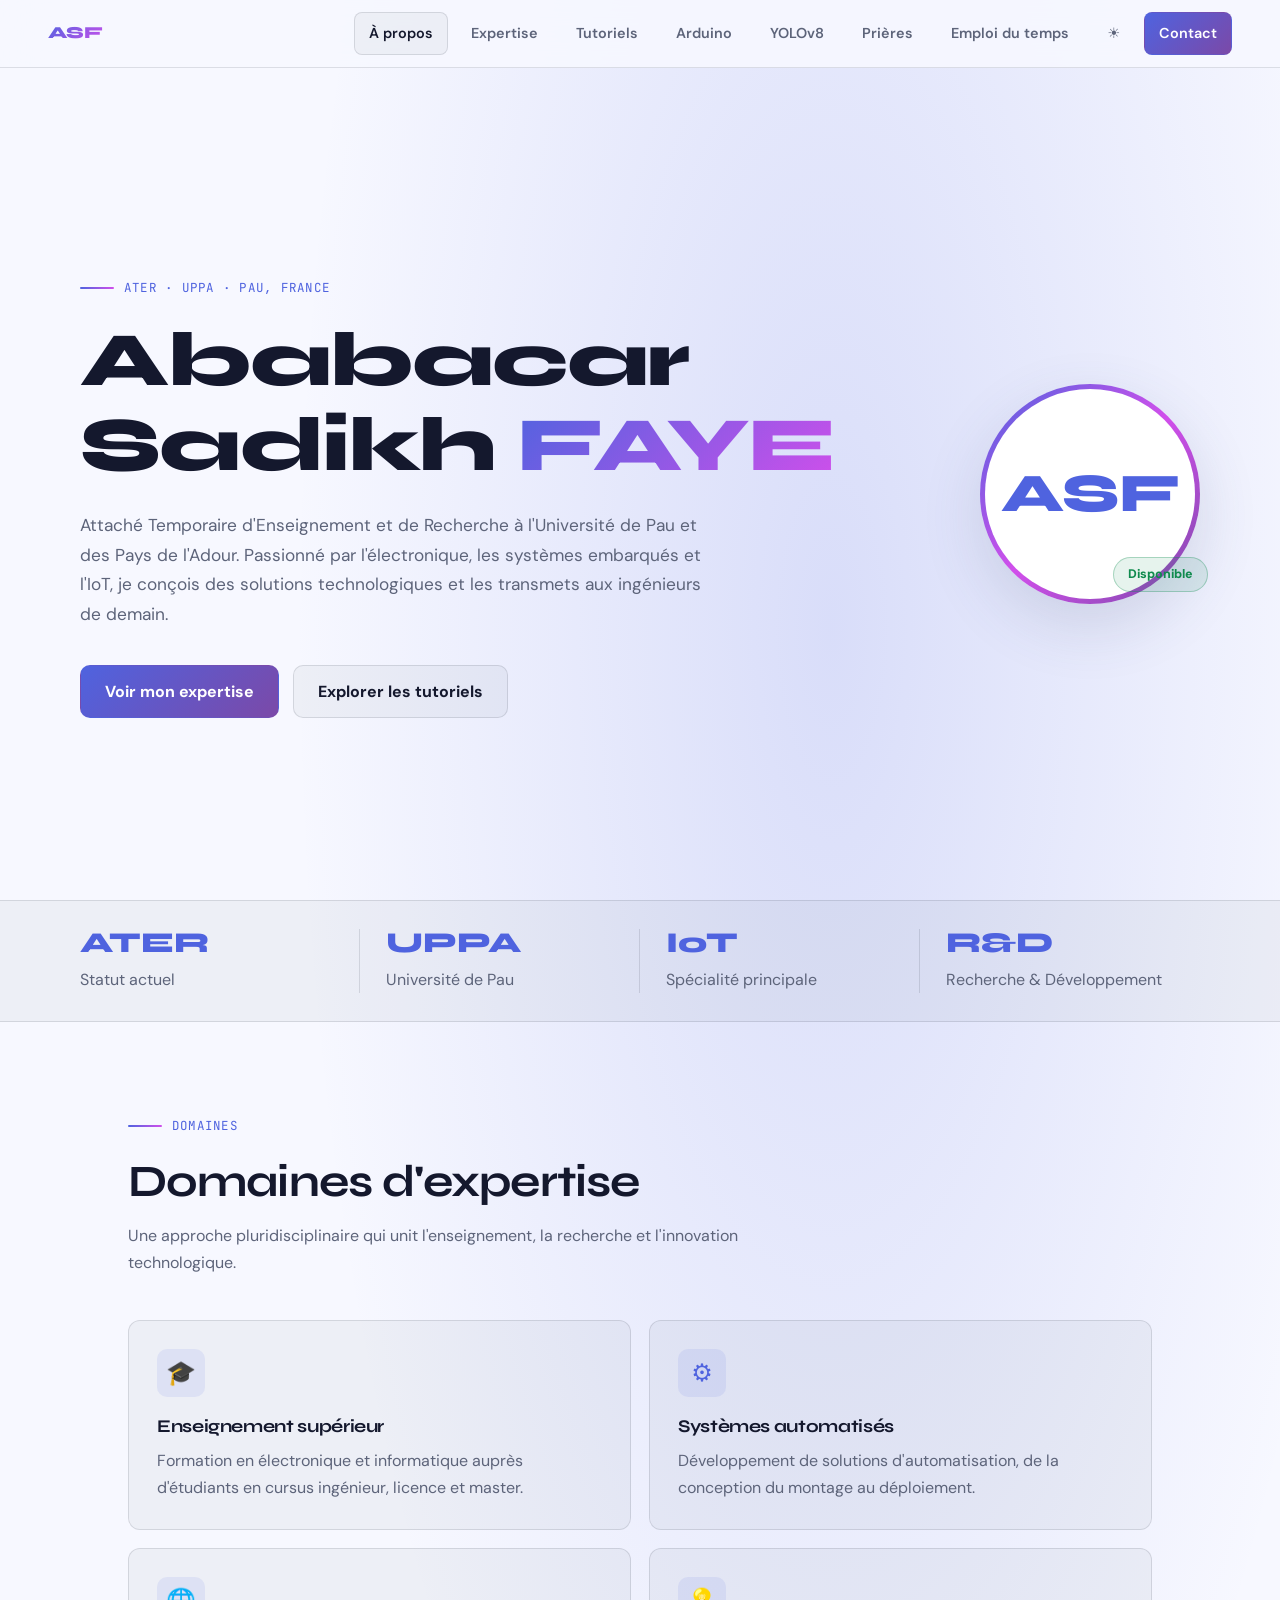
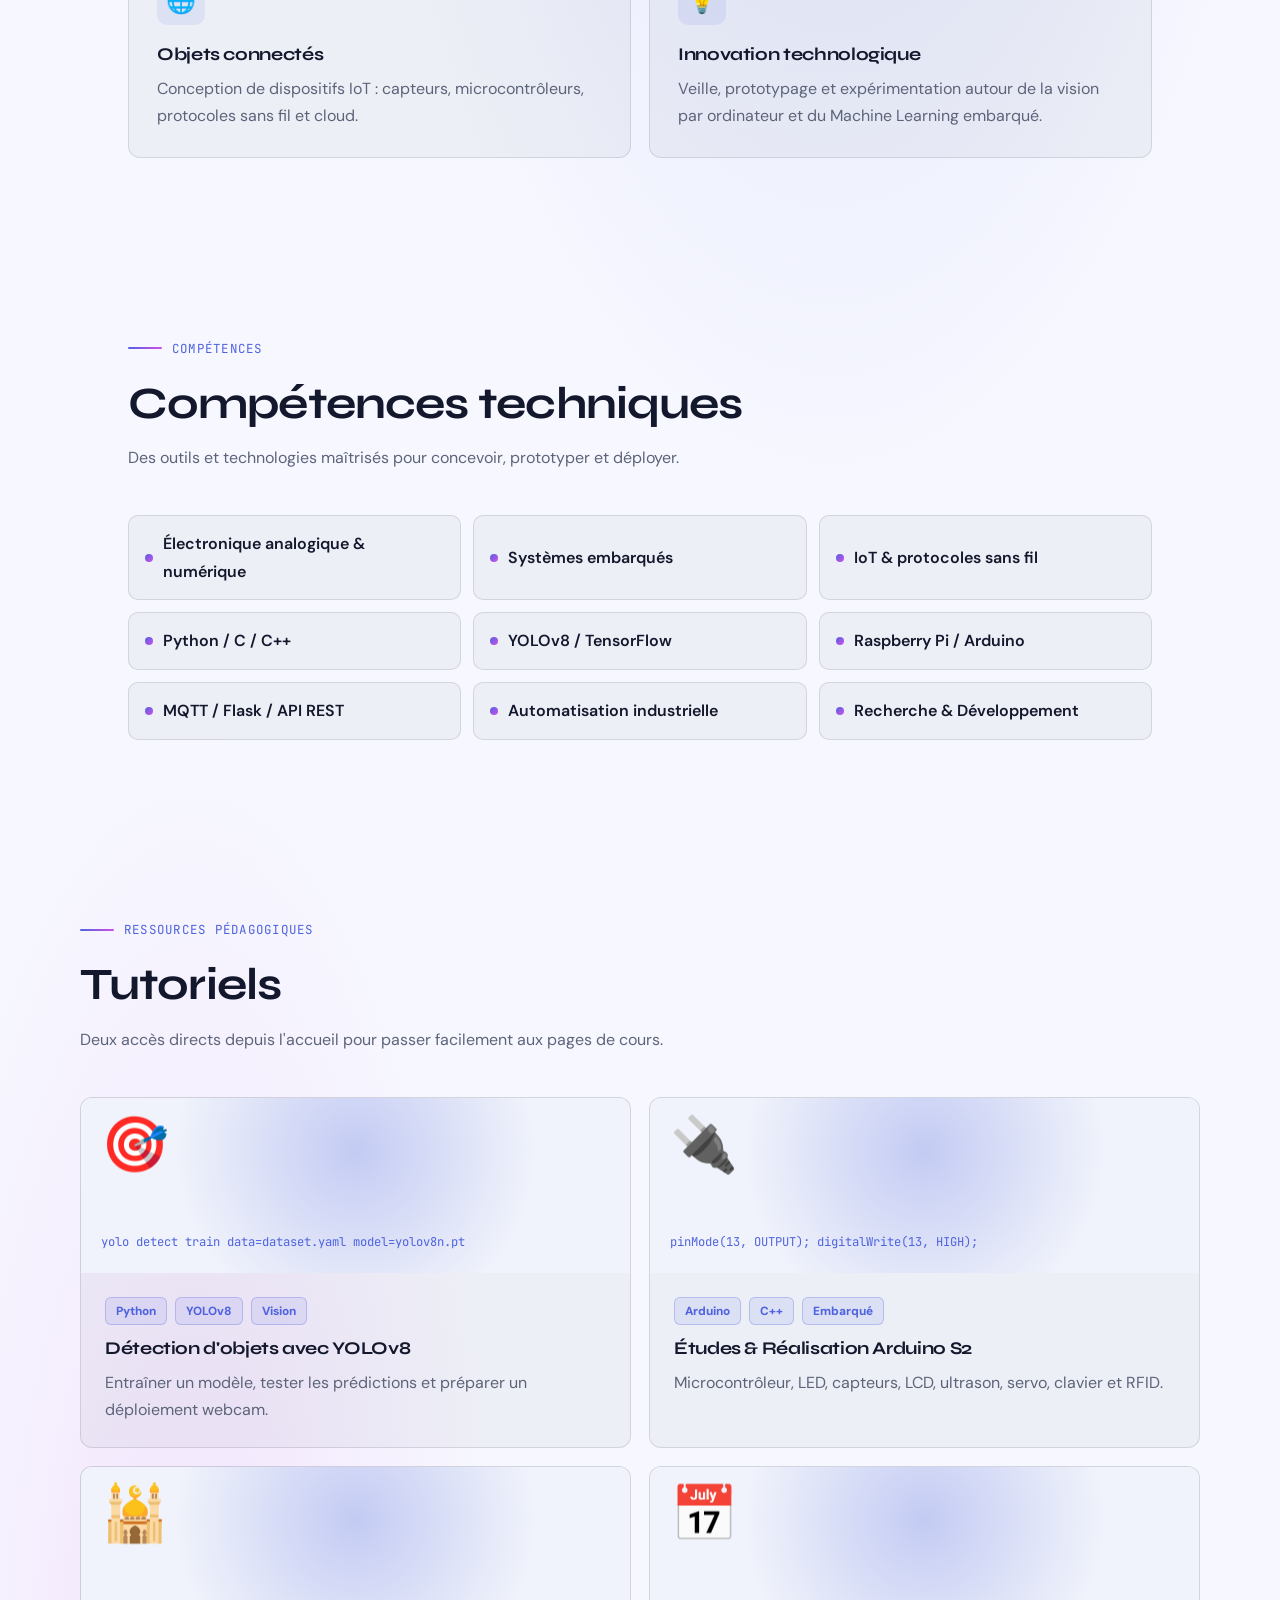
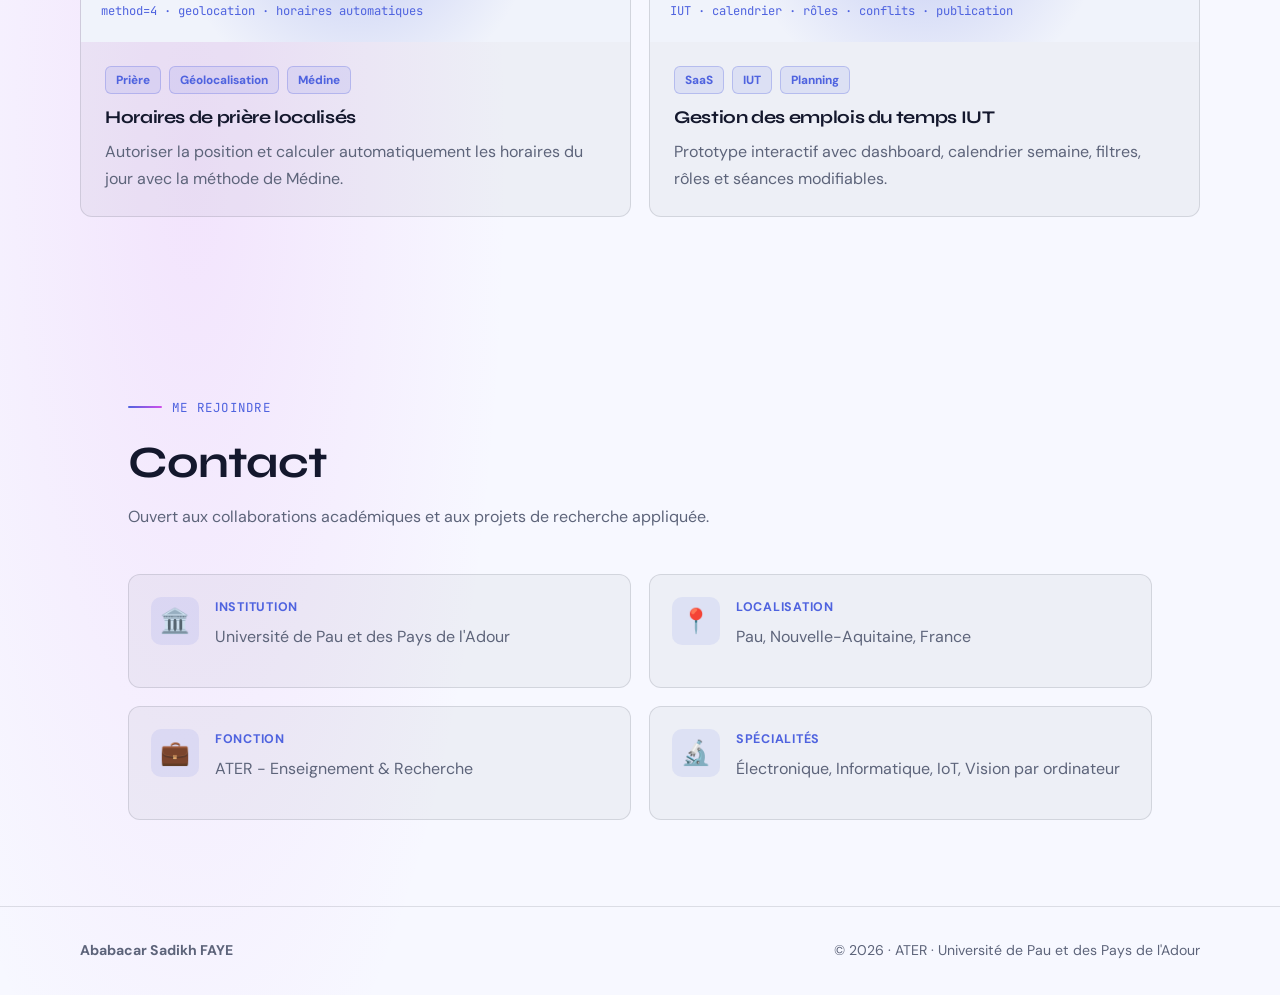
<file: index.html>
<!DOCTYPE html>
<html lang="fr">
<head>
    <meta charset="UTF-8">
    <meta name="viewport" content="width=device-width, initial-scale=1.0">
    <title>Ababacar Sadikh FAYE - Portfolio</title>
    <link href="https://fonts.googleapis.com/css2?family=Syne:wght@400;600;700;800&family=DM+Sans:wght@300;400;500;700&family=JetBrains+Mono:wght@400;600&display=swap" rel="stylesheet">
    <link rel="stylesheet" href="style.css?v=timetable-1">
</head>
<body>
    <nav>
        <a href="index.html" class="nav-logo">ASF</a>
        <div class="nav-links">
            <a href="#about" class="nav-link active">À propos</a>
            <a href="#expertise" class="nav-link">Expertise</a>
            <a href="#tutoriels" class="nav-link">Tutoriels</a>
            <a href="tutorial-arduino.html" class="nav-link">Arduino</a>
            <a href="tutorial-yolo.html" class="nav-link">YOLOv8</a>
            <a href="prayer-times.html" class="nav-link">Prières</a>
            <a href="timetable.html" class="nav-link">Emploi du temps</a>
            <button class="theme-toggle" type="button" data-theme-toggle>🌙</button>
            <a href="#contact" class="nav-link nav-cta">Contact</a>
        </div>
    </nav>

    <main>
        <section class="hero" id="about">
            <div class="hero-inner">
                <div>
                    <div class="eyebrow">ATER · UPPA · Pau, France</div>
                    <h1>Ababacar Sadikh <span class="gradient-text">FAYE</span></h1>
                    <p class="lead">Attaché Temporaire d'Enseignement et de Recherche à l'Université de Pau et des Pays de l'Adour. Passionné par l'électronique, les systèmes embarqués et l'IoT, je conçois des solutions technologiques et les transmets aux ingénieurs de demain.</p>
                    <div class="btn-row">
                        <a href="#expertise" class="btn btn-primary">Voir mon expertise</a>
                        <a href="#tutoriels" class="btn">Explorer les tutoriels</a>
                    </div>
                </div>
                <div class="avatar" aria-hidden="true">
                    <div class="avatar-inner">ASF</div>
                    <div class="badge">Disponible</div>
                </div>
            </div>
        </section>

        <div class="stats-bar">
            <div class="stats-inner">
                <div class="stat"><div class="stat-num">ATER</div><div class="stat-label">Statut actuel</div></div>
                <div class="stat"><div class="stat-num">UPPA</div><div class="stat-label">Université de Pau</div></div>
                <div class="stat"><div class="stat-num">IoT</div><div class="stat-label">Spécialité principale</div></div>
                <div class="stat"><div class="stat-num">R&D</div><div class="stat-label">Recherche & Développement</div></div>
            </div>
        </div>

        <section class="section" id="expertise">
            <div class="section-tag">Domaines</div>
            <h2 class="section-title">Domaines d'expertise</h2>
            <p class="section-subtitle">Une approche pluridisciplinaire qui unit l'enseignement, la recherche et l'innovation technologique.</p>
            <div class="grid-2">
                <article class="card">
                    <div class="icon">🎓</div>
                    <h3>Enseignement supérieur</h3>
                    <p>Formation en électronique et informatique auprès d'étudiants en cursus ingénieur, licence et master.</p>
                </article>
                <article class="card">
                    <div class="icon">⚙️</div>
                    <h3>Systèmes automatisés</h3>
                    <p>Développement de solutions d'automatisation, de la conception du montage au déploiement.</p>
                </article>
                <article class="card">
                    <div class="icon">🌐</div>
                    <h3>Objets connectés</h3>
                    <p>Conception de dispositifs IoT : capteurs, microcontrôleurs, protocoles sans fil et cloud.</p>
                </article>
                <article class="card">
                    <div class="icon">💡</div>
                    <h3>Innovation technologique</h3>
                    <p>Veille, prototypage et expérimentation autour de la vision par ordinateur et du Machine Learning embarqué.</p>
                </article>
            </div>
        </section>

        <section class="section">
            <div class="section-tag">Compétences</div>
            <h2 class="section-title">Compétences techniques</h2>
            <p class="section-subtitle">Des outils et technologies maîtrisés pour concevoir, prototyper et déployer.</p>
            <div class="skills-grid">
                <div class="skill">Électronique analogique & numérique</div>
                <div class="skill">Systèmes embarqués</div>
                <div class="skill">IoT & protocoles sans fil</div>
                <div class="skill">Python / C / C++</div>
                <div class="skill">YOLOv8 / TensorFlow</div>
                <div class="skill">Raspberry Pi / Arduino</div>
                <div class="skill">MQTT / Flask / API REST</div>
                <div class="skill">Automatisation industrielle</div>
                <div class="skill">Recherche & Développement</div>
            </div>
        </section>

        <section class="tuto-section" id="tutoriels">
            <div class="tuto-inner">
                <div class="section-tag">Ressources pédagogiques</div>
                <h2 class="section-title">Tutoriels</h2>
                <p class="section-subtitle">Deux accès directs depuis l'accueil pour passer facilement aux pages de cours.</p>

                <div class="tutorial-grid">
                    <a href="tutorial-yolo.html" class="tutorial-card">
                        <div class="tutorial-thumb">
                            <div class="tutorial-icon">🎯</div>
                            <div class="code-line">yolo detect train data=dataset.yaml model=yolov8n.pt</div>
                        </div>
                        <div class="tutorial-body">
                            <div class="tags">
                                <span class="tag">Python</span>
                                <span class="tag">YOLOv8</span>
                                <span class="tag">Vision</span>
                            </div>
                            <h3>Détection d'objets avec YOLOv8</h3>
                            <p>Entraîner un modèle, tester les prédictions et préparer un déploiement webcam.</p>
                        </div>
                    </a>

                    <a href="tutorial-arduino.html" class="tutorial-card">
                        <div class="tutorial-thumb">
                            <div class="tutorial-icon">🔌</div>
                            <div class="code-line">pinMode(13, OUTPUT); digitalWrite(13, HIGH);</div>
                        </div>
                        <div class="tutorial-body">
                            <div class="tags">
                                <span class="tag">Arduino</span>
                                <span class="tag">C++</span>
                                <span class="tag">Embarqué</span>
                            </div>
                            <h3>Études & Réalisation Arduino S2</h3>
                            <p>Microcontrôleur, LED, capteurs, LCD, ultrason, servo, clavier et RFID.</p>
                        </div>
                    </a>

                    <a href="prayer-times.html" class="tutorial-card">
                        <div class="tutorial-thumb">
                            <div class="tutorial-icon">🕌</div>
                            <div class="code-line">method=4 · geolocation · horaires automatiques</div>
                        </div>
                        <div class="tutorial-body">
                            <div class="tags">
                                <span class="tag">Prière</span>
                                <span class="tag">Géolocalisation</span>
                                <span class="tag">Médine</span>
                            </div>
                            <h3>Horaires de prière localisés</h3>
                            <p>Autoriser la position et calculer automatiquement les horaires du jour avec la méthode de Médine.</p>
                        </div>
                    </a>

                    <a href="timetable.html" class="tutorial-card">
                        <div class="tutorial-thumb">
                            <div class="tutorial-icon">📅</div>
                            <div class="code-line">IUT · calendrier · rôles · conflits · publication</div>
                        </div>
                        <div class="tutorial-body">
                            <div class="tags">
                                <span class="tag">SaaS</span>
                                <span class="tag">IUT</span>
                                <span class="tag">Planning</span>
                            </div>
                            <h3>Gestion des emplois du temps IUT</h3>
                            <p>Prototype interactif avec dashboard, calendrier semaine, filtres, rôles et séances modifiables.</p>
                        </div>
                    </a>
                </div>
            </div>
        </section>

        <section class="section" id="contact">
            <div class="section-tag">Me rejoindre</div>
            <h2 class="section-title">Contact</h2>
            <p class="section-subtitle">Ouvert aux collaborations académiques et aux projets de recherche appliquée.</p>
            <div class="contact-grid">
                <div class="contact-card"><div class="icon">🏛️</div><div><strong>Institution</strong><span>Université de Pau et des Pays de l'Adour</span></div></div>
                <div class="contact-card"><div class="icon">📍</div><div><strong>Localisation</strong><span>Pau, Nouvelle-Aquitaine, France</span></div></div>
                <div class="contact-card"><div class="icon">💼</div><div><strong>Fonction</strong><span>ATER - Enseignement & Recherche</span></div></div>
                <div class="contact-card"><div class="icon">🔬</div><div><strong>Spécialités</strong><span>Électronique, Informatique, IoT, Vision par ordinateur</span></div></div>
            </div>
        </section>
    </main>

    <footer>
        <div class="footer-inner">
            <strong>Ababacar Sadikh FAYE</strong>
            <span>© 2026 · ATER · Université de Pau et des Pays de l'Adour</span>
        </div>
    </footer>

    <script src="script.js?v=timetable-1"></script>
</body>
</html>
</file>
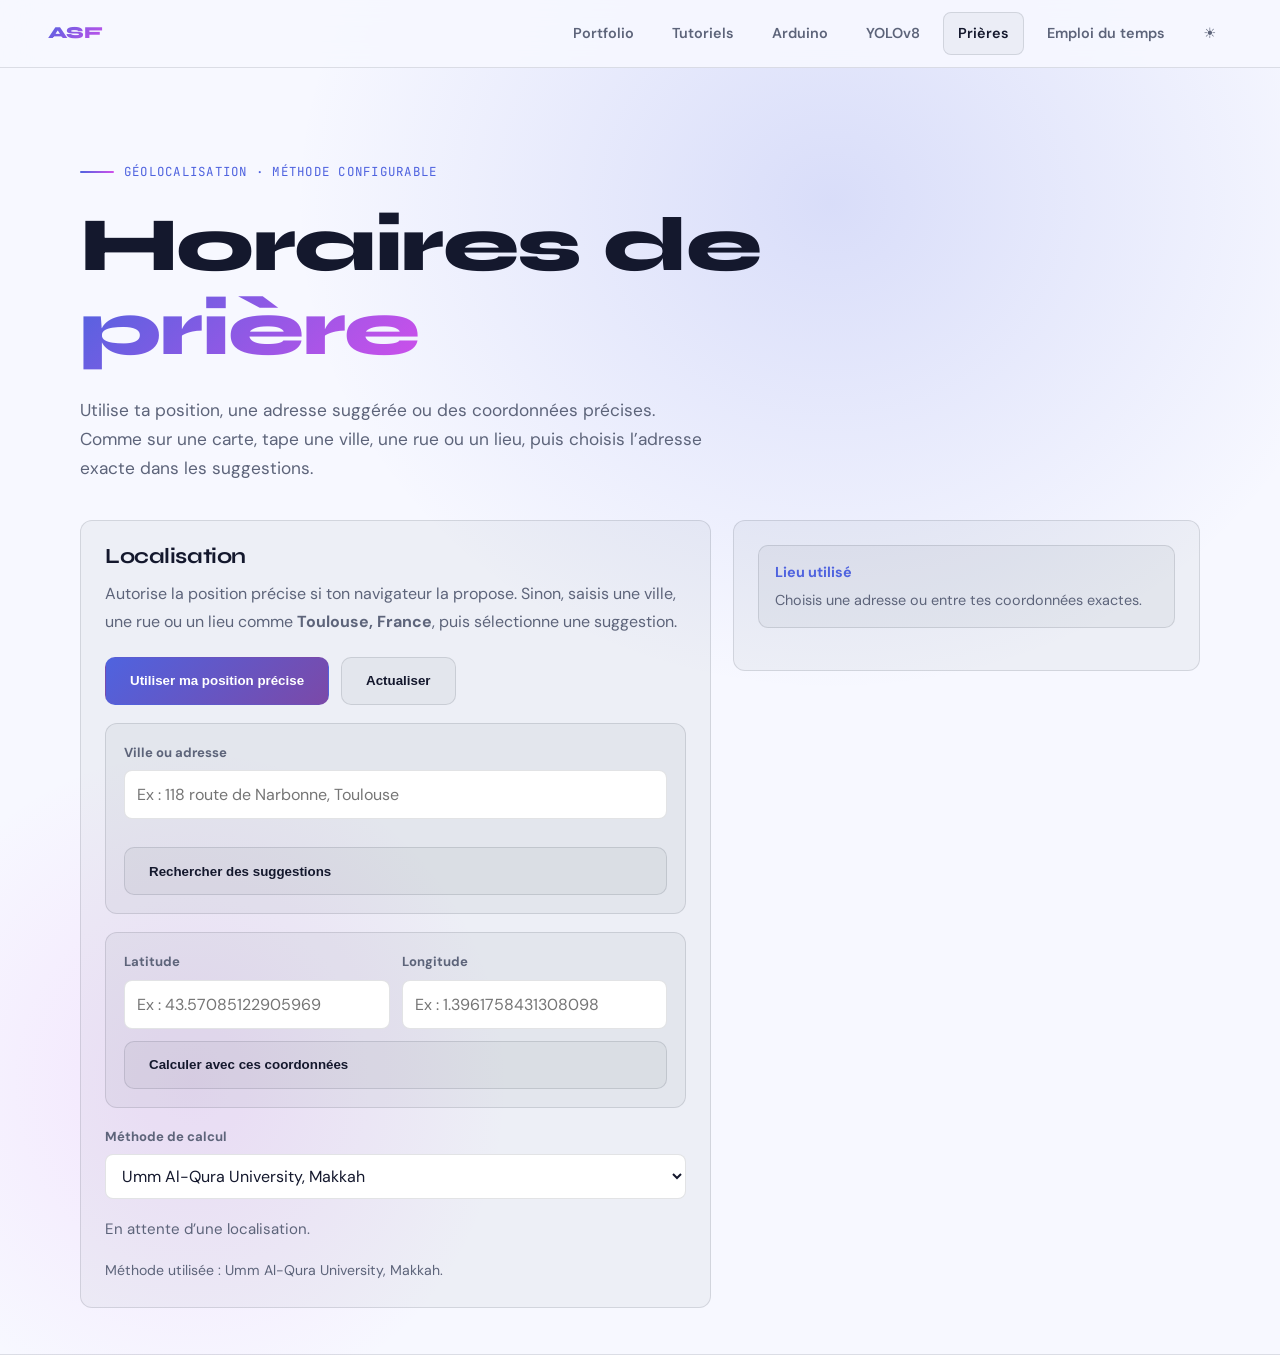
<file: prayer-times.html>
<!DOCTYPE html>
<html lang="fr">
<head>
    <meta charset="UTF-8">
    <meta name="viewport" content="width=device-width, initial-scale=1.0">
    <title>Horaires de prière localisés | ASF</title>
    <link href="https://fonts.googleapis.com/css2?family=Syne:wght@400;600;700;800&family=DM+Sans:wght@300;400;500;700&family=JetBrains+Mono:wght@400;600&display=swap" rel="stylesheet">
    <link rel="stylesheet" href="style.css?v=timetable-1">
</head>
<body>
    <nav>
        <a href="index.html" class="nav-logo">ASF</a>
        <div class="nav-links">
            <a href="index.html" class="nav-link">Portfolio</a>
            <a href="index.html#tutoriels" class="nav-link">Tutoriels</a>
            <a href="tutorial-arduino.html" class="nav-link">Arduino</a>
            <a href="tutorial-yolo.html" class="nav-link">YOLOv8</a>
            <a href="prayer-times.html" class="nav-link active">Prières</a>
            <a href="timetable.html" class="nav-link">Emploi du temps</a>
            <button class="theme-toggle" type="button" data-theme-toggle>🌙</button>
        </div>
    </nav>

    <main class="tutorial-hero">
        <div class="hero-inner">
            <div class="eyebrow">Géolocalisation · Méthode configurable</div>
            <h1>Horaires de <span class="gradient-text">prière</span></h1>
            <p class="lead">Utilise ta position, une adresse suggérée ou des coordonnées précises. Comme sur une carte, tape une ville, une rue ou un lieu, puis choisis l’adresse exacte dans les suggestions.</p>

            <div class="prayer-panel">
                <section class="prayer-card">
                    <h2>Localisation</h2>
                    <p>Autorise la position précise si ton navigateur la propose. Sinon, saisis une ville, une rue ou un lieu comme <strong>Toulouse, France</strong>, puis sélectionne une suggestion.</p>

                    <div class="location-actions">
                        <button class="btn btn-primary" type="button" id="useLocation">Utiliser ma position précise</button>
                        <button class="btn" type="button" id="refreshTimes">Actualiser</button>
                    </div>

                    <form class="location-form" id="addressForm">
                        <div class="field">
                            <label for="address">Ville ou adresse</label>
                            <input id="address" name="address" type="text" placeholder="Ex : 118 route de Narbonne, Toulouse" autocomplete="off">
                        </div>
                        <div class="suggestions" id="suggestions" aria-live="polite"></div>
                        <button class="btn" type="submit">Rechercher des suggestions</button>
                    </form>

                    <form class="location-form" id="manualForm">
                        <div class="field-row">
                            <div class="field">
                                <label for="latitude">Latitude</label>
                                <input id="latitude" name="latitude" type="number" step="0.00000000000001" placeholder="Ex : 43.57085122905969">
                            </div>
                            <div class="field">
                                <label for="longitude">Longitude</label>
                                <input id="longitude" name="longitude" type="number" step="0.00000000000001" placeholder="Ex : 1.3961758431308098">
                            </div>
                        </div>
                        <button class="btn" type="submit">Calculer avec ces coordonnées</button>
                    </form>

                    <div class="field method-field">
                        <label for="methodSelect">Méthode de calcul</label>
                        <select id="methodSelect">
                            <option value="3">Muslim World League</option>
                            <option value="4" selected>Umm Al-Qura University, Makkah</option>
                            <option value="2">Islamic Society of North America</option>
                            <option value="5">Egyptian General Authority of Survey</option>
                            <option value="1">University of Islamic Sciences, Karachi</option>
                            <option value="7">Institute of Geophysics, University of Tehran</option>
                            <option value="8">Gulf Region</option>
                            <option value="9">Kuwait</option>
                            <option value="10">Qatar</option>
                            <option value="11">Majlis Ugama Islam Singapura</option>
                            <option value="12">Union Organization islamic de France</option>
                            <option value="13">Diyanet İşleri Başkanlığı, Turkey</option>
                            <option value="14">Spiritual Administration of Muslims of Russia</option>
                            <option value="15">Moonsighting Committee</option>
                            <option value="16">Dubai, UAE</option>
                            <option value="17">JAKIM, Malaysia</option>
                            <option value="18">Tunisia</option>
                            <option value="19">Algeria</option>
                            <option value="20">Kementerian Agama Republik Indonesia</option>
                            <option value="21">Morocco</option>
                            <option value="22">Comunidade Islâmica de Lisboa</option>
                        </select>
                    </div>

                    <div class="prayer-status" id="status">En attente d’une localisation.</div>
                    <div class="detected-address" id="detectedAddress"></div>
                    <p class="method-note" id="methodNote">Méthode utilisée : Umm Al-Qura University, Makkah.</p>
                </section>

                <section class="prayer-card">
                    <div class="location-summary" id="locationSummary">
                        <strong>Lieu utilisé</strong>
                        <span>Choisis une adresse ou entre tes coordonnées exactes.</span>
                    </div>
                    <div class="prayer-times-grid" id="timesGrid"></div>
                </section>
            </div>
        </div>
    </main>

    <script src="script.js?v=timetable-1"></script>
    <script>
        const statusEl = document.getElementById("status");
        const gridEl = document.getElementById("timesGrid");
        const locationSummaryEl = document.getElementById("locationSummary");
        const latInput = document.getElementById("latitude");
        const lonInput = document.getElementById("longitude");
        const addressInput = document.getElementById("address");
        const suggestionsEl = document.getElementById("suggestions");
        const detectedAddressEl = document.getElementById("detectedAddress");
        const methodSelect = document.getElementById("methodSelect");
        const methodNote = document.getElementById("methodNote");

        const prayerLabels = {
            Fajr: "Fajr",
            Sunrise: "Lever du soleil",
            Dhuhr: "Dhuhr",
            Asr: "Asr",
            Maghrib: "Maghrib",
            Isha: "Isha"
        };

        let lastRequest = null;

        function todayForApi() {
            const now = new Date();
            const dd = String(now.getDate()).padStart(2, "0");
            const mm = String(now.getMonth() + 1).padStart(2, "0");
            const yyyy = now.getFullYear();
            return `${dd}-${mm}-${yyyy}`;
        }

        function selectedMethod() {
            return methodSelect.value;
        }

        function selectedMethodName() {
            return methodSelect.options[methodSelect.selectedIndex].textContent;
        }

        function cleanTime(value) {
            return value.split(" ")[0];
        }

        function timeToDate(time) {
            const [hours, minutes] = cleanTime(time).split(":").map(Number);
            const date = new Date();
            date.setHours(hours, minutes, 0, 0);
            return date;
        }

        function renderTimes(timings, meta) {
            const methodName = meta.method?.name || selectedMethodName();

            gridEl.innerHTML = Object.entries(prayerLabels).map(([key, label]) => {
                return `
                    <div class="prayer-time">
                        <span class="prayer-name">${label}</span>
                        <span class="prayer-clock">${cleanTime(timings[key])}</span>
                    </div>
                `;
            }).join("");

            methodNote.textContent = `Méthode utilisée : ${methodName}.`;
        }

        let suggestionTimer = null;

        function shortSuggestionName(result) {
            const address = result.address || {};
            return result.name || address.road || address.city || address.town || address.village || result.display_name.split(",")[0];
        }

        function escapeHtml(value) {
            return String(value).replace(/[&<>"']/g, (char) => ({
                "&": "&amp;",
                "<": "&lt;",
                ">": "&gt;",
                '"': "&quot;",
                "'": "&#39;"
            }[char]));
        }

        function renderSuggestions(results) {
            if (!results.length) {
                suggestionsEl.innerHTML = '<div class="suggestion-detail">Aucune adresse trouvée. Essaie avec ville + pays.</div>';
                return;
            }

            suggestionsEl.innerHTML = results.map((result, index) => `
                <button class="suggestion-item" type="button" data-index="${index}">
                    <span class="suggestion-name">${escapeHtml(shortSuggestionName(result))}</span>
                    <span class="suggestion-detail">${escapeHtml(result.display_name)}</span>
                </button>
            `).join("");

            suggestionsEl.querySelectorAll(".suggestion-item").forEach((button) => {
                button.addEventListener("click", () => {
                    const result = results[Number(button.dataset.index)];
                    useGeocodeResult(result);
                });
            });
        }

        async function searchAddressSuggestions(address) {
            const query = address.trim();
            if (query.length < 3) {
                suggestionsEl.innerHTML = "";
                return [];
            }

            statusEl.textContent = "Recherche d’adresses exactes...";
            const url = `https://nominatim.openstreetmap.org/search?format=json&addressdetails=1&limit=6&q=${encodeURIComponent(query)}`;
            const response = await fetch(url, { headers: { "Accept": "application/json" } });
            if (!response.ok) throw new Error("Impossible de rechercher cette adresse.");

            const results = await response.json();
            renderSuggestions(results);
            statusEl.textContent = results.length ? "Choisis une adresse dans les suggestions." : "Aucune adresse trouvée.";
            return results;
        }

        async function reverseGeocode(latitude, longitude) {
            const url = `https://nominatim.openstreetmap.org/reverse?format=json&lat=${latitude}&lon=${longitude}&zoom=18&addressdetails=1`;
            const response = await fetch(url, { headers: { "Accept": "application/json" } });
            if (!response.ok) return null;
            return response.json();
        }

        async function fetchPrayerTimes(url, label) {
            statusEl.textContent = "Calcul des horaires en cours...";
            const response = await fetch(url);
            if (!response.ok) throw new Error("Impossible de récupérer les horaires.");

            const payload = await response.json();
            renderTimes(payload.data.timings, payload.data.meta);
            statusEl.textContent = label;
        }

        function updateLocationSummary(latitude, longitude, addressLabel, accuracy) {
            const accuracyText = Number.isFinite(accuracy) ? ` · précision environ ${Math.round(accuracy)} m` : "";
            const addressText = addressLabel ? `<span>${escapeHtml(addressLabel)}</span>` : "<span>Coordonnées manuelles ou position navigateur.</span>";
            locationSummaryEl.innerHTML = `
                <strong>Lieu utilisé</strong>
                ${addressText}
                <span>Latitude ${latitude.toFixed(14)} · Longitude ${longitude.toFixed(14)}${accuracyText}</span>
            `;
        }

        async function loadByCoordinates(latitude, longitude, accuracy, addressLabel) {
            lastRequest = { type: "coords", latitude, longitude, accuracy };
            latInput.value = String(latitude);
            lonInput.value = String(longitude);
            updateLocationSummary(latitude, longitude, addressLabel, accuracy);

            const url = `https://api.aladhan.com/v1/timings/${todayForApi()}?latitude=${latitude}&longitude=${longitude}&method=${selectedMethod()}`;
            const accuracyText = Number.isFinite(accuracy) ? ` · précision navigateur : environ ${Math.round(accuracy)} m` : "";
            await fetchPrayerTimes(url, `Coordonnées utilisées : ${latitude.toFixed(14)}, ${longitude.toFixed(14)}${accuracyText}.`);
            if (addressLabel) detectedAddressEl.textContent = `Adresse : ${addressLabel}`;
        }

        async function useGeocodeResult(result) {
            const latitude = Number(result.lat);
            const longitude = Number(result.lon);
            const label = result.display_name || addressInput.value.trim();

            addressInput.value = label;
            suggestionsEl.innerHTML = "";
            detectedAddressEl.textContent = `Adresse sélectionnée : ${label}`;
            lastRequest = { type: "address", address: label, latitude, longitude };
            await loadByCoordinates(latitude, longitude, undefined, label);
            lastRequest = { type: "address", address: label, latitude, longitude };
        }

        document.getElementById("useLocation").addEventListener("click", () => {
            if (!navigator.geolocation) {
                statusEl.textContent = "La géolocalisation n’est pas disponible sur ce navigateur.";
                return;
            }

            statusEl.textContent = "Demande d’autorisation de position précise...";
            navigator.geolocation.getCurrentPosition(
                (position) => {
                    const { latitude, longitude, accuracy } = position.coords;
                    reverseGeocode(latitude, longitude)
                        .then((result) => loadByCoordinates(latitude, longitude, accuracy, result?.display_name))
                        .catch(() => loadByCoordinates(latitude, longitude, accuracy))
                        .catch((error) => { statusEl.textContent = error.message; });
                },
                () => {
                    statusEl.textContent = "Position refusée ou trop imprécise. Essaie avec “Toulouse, France” ou tes coordonnées.";
                },
                { enableHighAccuracy: true, timeout: 20000, maximumAge: 0 }
            );
        });

        document.getElementById("addressForm").addEventListener("submit", (event) => {
            event.preventDefault();
            const address = addressInput.value.trim();

            if (!address) {
                statusEl.textContent = "Entre une ville ou une adresse.";
                return;
            }

            searchAddressSuggestions(address).catch((error) => {
                statusEl.textContent = error.message;
            });
        });

        addressInput.addEventListener("input", () => {
            clearTimeout(suggestionTimer);
            suggestionTimer = setTimeout(() => {
                searchAddressSuggestions(addressInput.value).catch((error) => {
                    statusEl.textContent = error.message;
                });
            }, 550);
        });

        document.getElementById("manualForm").addEventListener("submit", (event) => {
            event.preventDefault();
            const latitude = Number(latInput.value);
            const longitude = Number(lonInput.value);

            if (!Number.isFinite(latitude) || !Number.isFinite(longitude)) {
                statusEl.textContent = "Entre une latitude et une longitude valides.";
                return;
            }

            detectedAddressEl.textContent = "Recherche de l’adresse correspondant aux coordonnées...";
            reverseGeocode(latitude, longitude)
                .then((result) => loadByCoordinates(latitude, longitude, undefined, result?.display_name))
                .catch(() => loadByCoordinates(latitude, longitude))
                .catch((error) => {
                    statusEl.textContent = error.message;
                });
        });

        document.getElementById("refreshTimes").addEventListener("click", () => {
            if (!lastRequest) {
                statusEl.textContent = "Choisis d’abord une localisation.";
                return;
            }

            if (lastRequest.type === "address") {
                loadByCoordinates(lastRequest.latitude, lastRequest.longitude, undefined, lastRequest.address)
                    .catch((error) => { statusEl.textContent = error.message; });
                return;
            }

            loadByCoordinates(lastRequest.latitude, lastRequest.longitude, lastRequest.accuracy)
                .catch((error) => { statusEl.textContent = error.message; });
        });

        methodSelect.addEventListener("change", () => {
            methodNote.textContent = `Méthode utilisée : ${selectedMethodName()}.`;
            if (lastRequest) document.getElementById("refreshTimes").click();
        });

        methodNote.textContent = `Méthode utilisée : ${selectedMethodName()}.`;
    </script>
</body>
</html>
</file>
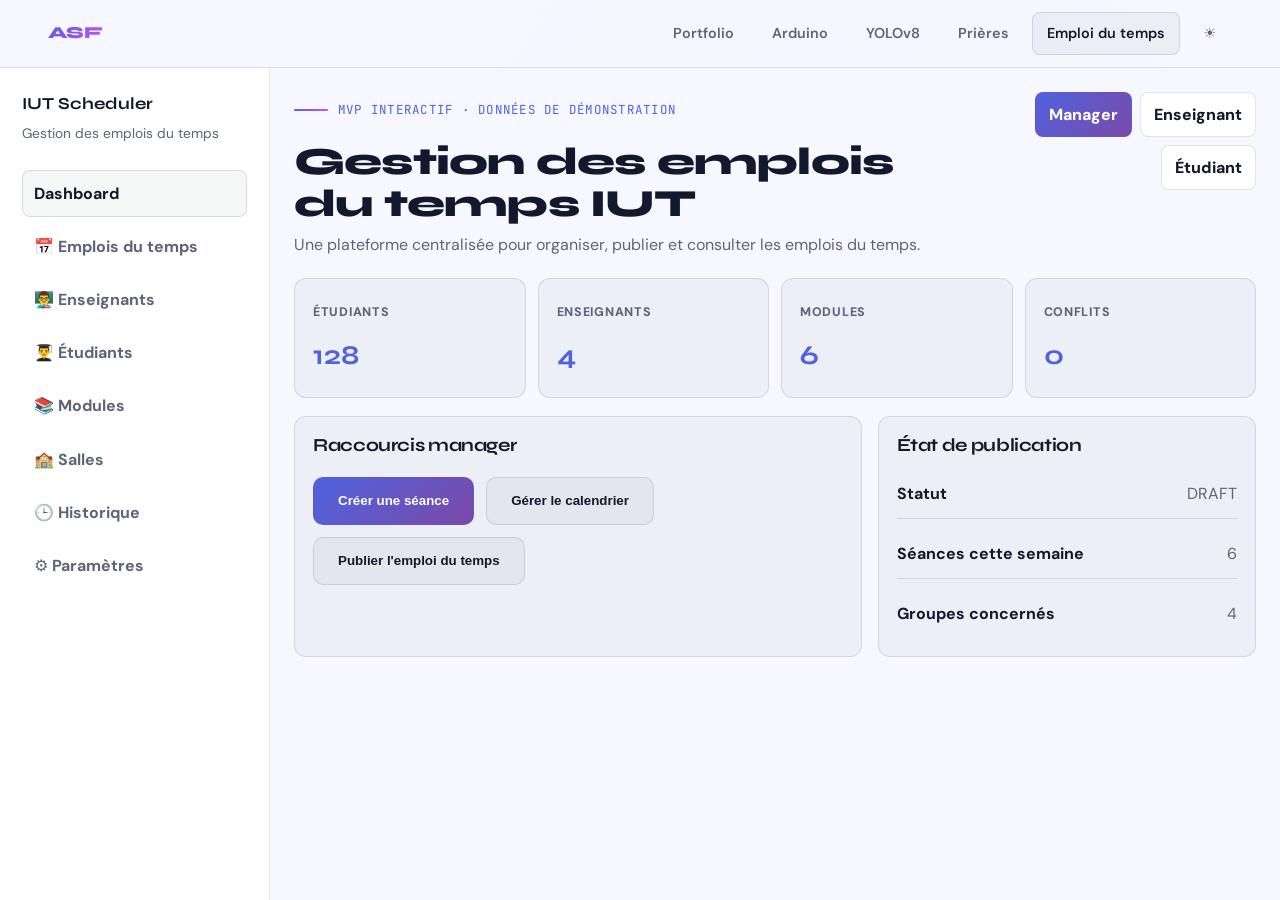
<file: timetable.html>
<!DOCTYPE html>
<html lang="fr">
<head>
    <meta charset="UTF-8">
    <meta name="viewport" content="width=device-width, initial-scale=1.0">
    <title>Gestion des emplois du temps IUT | ASF</title>
    <link href="https://fonts.googleapis.com/css2?family=Syne:wght@400;600;700;800&family=DM+Sans:wght@300;400;500;700&family=JetBrains+Mono:wght@400;600&display=swap" rel="stylesheet">
    <link rel="stylesheet" href="style.css?v=timetable-1">
</head>
<body>
    <nav>
        <a href="index.html" class="nav-logo">ASF</a>
        <div class="nav-links">
            <a href="index.html" class="nav-link">Portfolio</a>
            <a href="tutorial-arduino.html" class="nav-link">Arduino</a>
            <a href="tutorial-yolo.html" class="nav-link">YOLOv8</a>
            <a href="prayer-times.html" class="nav-link">Prières</a>
            <a href="timetable.html" class="nav-link active">Emploi du temps</a>
            <button class="theme-toggle" type="button" data-theme-toggle>🌙</button>
        </div>
    </nav>

    <div class="app-shell">
        <aside class="app-sidebar">
            <div class="app-brand">
                <strong>IUT Scheduler</strong>
                <span>Gestion des emplois du temps</span>
            </div>
            <div class="app-menu" id="appMenu">
                <button class="active" data-view="dashboard">Dashboard</button>
                <button data-view="calendar">📅 Emplois du temps</button>
                <button data-view="teachers">👨‍🏫 Enseignants</button>
                <button data-view="students">👨‍🎓 Étudiants</button>
                <button data-view="modules">📚 Modules</button>
                <button data-view="rooms">🏫 Salles</button>
                <button data-view="history">🕒 Historique</button>
                <button data-view="settings">⚙️ Paramètres</button>
            </div>
        </aside>

        <main class="app-main">
            <div class="app-topbar">
                <div>
                    <div class="eyebrow">MVP interactif · Données de démonstration</div>
                    <h1>Gestion des emplois du temps IUT</h1>
                    <p>Une plateforme centralisée pour organiser, publier et consulter les emplois du temps.</p>
                </div>
                <div class="role-switcher" id="roleSwitcher">
                    <button class="active" data-role="manager">Manager</button>
                    <button data-role="teacher">Enseignant</button>
                    <button data-role="student">Étudiant</button>
                </div>
            </div>

            <section id="viewRoot"></section>
        </main>
    </div>

    <div class="modal-backdrop" id="sessionModal">
        <div class="modal">
            <h2 id="modalTitle">Créer une séance</h2>
            <form class="session-form" id="sessionForm">
                <input type="hidden" id="sessionId">
                <div class="field-row">
                    <div class="field">
                        <label for="moduleInput">Module</label>
                        <select id="moduleInput"></select>
                    </div>
                    <div class="field">
                        <label for="typeInput">Type</label>
                        <select id="typeInput">
                            <option>CM</option>
                            <option>TD</option>
                            <option>TP</option>
                            <option>Projet</option>
                            <option>Évaluation</option>
                            <option>Examen</option>
                        </select>
                    </div>
                </div>
                <div class="field-row">
                    <div class="field">
                        <label for="teacherInput">Enseignant</label>
                        <select id="teacherInput"></select>
                    </div>
                    <div class="field">
                        <label for="groupInput">Groupe</label>
                        <select id="groupInput"></select>
                    </div>
                </div>
                <div class="field-row">
                    <div class="field">
                        <label for="roomInput">Salle</label>
                        <select id="roomInput"></select>
                    </div>
                    <div class="field">
                        <label for="dayInput">Jour</label>
                        <select id="dayInput">
                            <option value="0">Lundi</option>
                            <option value="1">Mardi</option>
                            <option value="2">Mercredi</option>
                            <option value="3">Jeudi</option>
                            <option value="4">Vendredi</option>
                        </select>
                    </div>
                </div>
                <div class="field-row">
                    <div class="field">
                        <label for="startInput">Heure début</label>
                        <input id="startInput" type="time" step="900">
                    </div>
                    <div class="field">
                        <label for="endInput">Heure fin</label>
                        <input id="endInput" type="time" step="900">
                    </div>
                </div>
                <div class="field">
                    <label for="notesInput">Remarques</label>
                    <textarea id="notesInput" placeholder="Informations complémentaires"></textarea>
                </div>
                <div class="modal-actions">
                    <button type="button" id="duplicateSession">Dupliquer</button>
                    <button type="button" id="deleteSession">Supprimer</button>
                    <button type="button" id="closeModal">Annuler</button>
                    <button class="primary" type="submit">Enregistrer</button>
                </div>
            </form>
        </div>
    </div>

    <div class="toast" id="toast"></div>

    <script src="script.js?v=timetable-1"></script>
    <script>
        const departments = ["GEII", "Informatique", "Réseaux & Télécoms"];
        const groups = ["GEII 1A", "GEII 1B", "GEII 2A", "INFO 2A", "RT 1A"];
        const teachers = ["Dr A. Faye", "Dr M. Diop", "Dr S. Ndiaye", "Dr A. Fall"];
        const rooms = ["B101", "B102", "B204", "C102", "Laboratoire L1", "Laboratoire L2", "Amphi A"];
        const modules = [
            { code: "GEII203", name: "Algorithmique", color: "#4f63df" },
            { code: "GEII214", name: "Électronique", color: "#108b4e" },
            { code: "GEII226", name: "Automatisme", color: "#d97706" },
            { code: "RT110", name: "Réseaux", color: "#0891b2" },
            { code: "GEII301", name: "Systèmes embarqués", color: "#7b49a8" },
            { code: "MATH101", name: "Mathématiques", color: "#be123c" }
        ];
        const days = ["Lundi", "Mardi", "Mercredi", "Jeudi", "Vendredi"];
        const hours = ["08:00", "09:00", "10:00", "11:00", "12:00", "13:00", "14:00", "15:00", "16:00", "17:00", "18:00"];

        let currentRole = "manager";
        let currentView = "dashboard";
        let weekOffset = 0;
        let published = false;
        let sessions = [
            { id: 1, module: "Algorithmique", type: "TD", teacher: "Dr A. Faye", group: "GEII 1A", room: "B204", day: 0, start: "08:00", end: "10:00", notes: "Bases de programmation" },
            { id: 2, module: "Électronique", type: "TP", teacher: "Dr M. Diop", group: "GEII 1A", room: "Laboratoire L1", day: 0, start: "10:00", end: "12:00", notes: "Mesures analogiques" },
            { id: 3, module: "Automatisme", type: "CM", teacher: "Dr S. Ndiaye", group: "GEII 2A", room: "Amphi A", day: 1, start: "09:00", end: "11:00", notes: "" },
            { id: 4, module: "Réseaux", type: "TD", teacher: "Dr A. Fall", group: "RT 1A", room: "C102", day: 2, start: "14:00", end: "16:00", notes: "Adressage IP" },
            { id: 5, module: "Systèmes embarqués", type: "TP", teacher: "Dr A. Faye", group: "GEII 2A", room: "Laboratoire L2", day: 3, start: "13:00", end: "16:00", notes: "Arduino + capteurs" },
            { id: 6, module: "Mathématiques", type: "CM", teacher: "Dr M. Diop", group: "INFO 2A", room: "B101", day: 4, start: "08:00", end: "10:00", notes: "" }
        ];
        let history = [
            "Création de l'emploi du temps S35",
            "Affectation Dr A. Faye au module Algorithmique",
            "Publication initiale en attente"
        ];

        const root = document.getElementById("viewRoot");
        const toast = document.getElementById("toast");

        function showToast(message) {
            toast.textContent = message;
            toast.classList.add("show");
            setTimeout(() => toast.classList.remove("show"), 2400);
        }

        function timeToMinutes(time) {
            const [h, m] = time.split(":").map(Number);
            return h * 60 + m;
        }

        function overlaps(a, b) {
            return a.day === b.day && timeToMinutes(a.start) < timeToMinutes(b.end) && timeToMinutes(b.start) < timeToMinutes(a.end);
        }

        function sessionConflicts(session) {
            return sessions.filter((other) => other.id !== session.id && overlaps(session, other) && (
                other.teacher === session.teacher || other.room === session.room || other.group === session.group
            ));
        }

        function filteredSessions() {
            const data = Object.fromEntries(new FormData(document.getElementById("filters") || undefined));
            return sessions.filter((s) => {
                if (currentRole === "teacher" && s.teacher !== "Dr A. Faye") return false;
                if (currentRole === "student" && s.group !== "GEII 1A") return false;
                return (!data.group || s.group === data.group)
                    && (!data.teacher || s.teacher === data.teacher)
                    && (!data.module || s.module === data.module)
                    && (!data.room || s.room === data.room)
                    && (!data.type || s.type === data.type)
                    && (!data.search || JSON.stringify(s).toLowerCase().includes(data.search.toLowerCase()));
            });
        }

        function weekLabel() {
            const weekNumber = 35 + weekOffset;
            return { weekNumber, range: `${24 + weekOffset * 7} août → ${30 + weekOffset * 7} août 2026` };
        }

        function moduleColor(name) {
            return modules.find((m) => m.name === name)?.color || "#4f63df";
        }

        function renderDashboard() {
            const conflicts = sessions.reduce((count, session) => count + (sessionConflicts(session).length ? 1 : 0), 0);
            root.innerHTML = `
                <div class="kpi-grid">
                    <div class="kpi-card"><span>Étudiants</span><strong>128</strong></div>
                    <div class="kpi-card"><span>Enseignants</span><strong>${teachers.length}</strong></div>
                    <div class="kpi-card"><span>Modules</span><strong>${modules.length}</strong></div>
                    <div class="kpi-card"><span>Conflits</span><strong>${conflicts}</strong></div>
                </div>
                <div class="panel-grid">
                    <section class="data-panel">
                        <h2>Raccourcis manager</h2>
                        <div class="location-actions">
                            <button class="btn btn-primary" onclick="openSessionModal()">Créer une séance</button>
                            <button class="btn" onclick="setView('calendar')">Gérer le calendrier</button>
                            <button class="btn" onclick="publishSchedule()">Publier l'emploi du temps</button>
                        </div>
                    </section>
                    <section class="data-panel">
                        <h2>État de publication</h2>
                        <div class="data-list">
                            <div class="data-row"><strong>Statut</strong><span>${published ? "PUBLISHED" : "DRAFT"}</span></div>
                            <div class="data-row"><strong>Séances cette semaine</strong><span>${sessions.length}</span></div>
                            <div class="data-row"><strong>Groupes concernés</strong><span>${new Set(sessions.map((s) => s.group)).size}</span></div>
                        </div>
                    </section>
                </div>
            `;
        }

        function renderFilters() {
            return `
                <form class="toolbar" id="filters">
                    <select name="group"><option value="">Tous les groupes</option>${groups.map((g) => `<option>${g}</option>`).join("")}</select>
                    <select name="teacher"><option value="">Tous les enseignants</option>${teachers.map((t) => `<option>${t}</option>`).join("")}</select>
                    <select name="module"><option value="">Tous les modules</option>${modules.map((m) => `<option>${m.name}</option>`).join("")}</select>
                    <select name="room"><option value="">Toutes les salles</option>${rooms.map((r) => `<option>${r}</option>`).join("")}</select>
                    <select name="type"><option value="">Tous les types</option><option>CM</option><option>TD</option><option>TP</option><option>Projet</option><option>Évaluation</option></select>
                    <input name="search" placeholder="Recherche globale">
                </form>
            `;
        }

        function renderCalendar() {
            const week = weekLabel();
            root.innerHTML = `
                <div class="week-bar">
                    <button class="btn" onclick="changeWeek(-1)">← Semaine précédente</button>
                    <div class="week-title"><strong>S${week.weekNumber} · 2026-2027</strong><span>${week.range}</span></div>
                    <button class="btn" onclick="changeWeek(1)">Semaine suivante →</button>
                    <button class="btn btn-primary" onclick="currentWeek()">Cette semaine</button>
                </div>
                ${renderFilters()}
                <div class="location-actions" style="margin-bottom:16px">
                    <button class="btn btn-primary" onclick="openSessionModal()">Ajouter une séance</button>
                    <button class="btn" onclick="publishSchedule()">Publier</button>
                    <button class="btn" onclick="resetFilters()">Réinitialiser les filtres</button>
                </div>
                <div class="calendar-wrap">
                    <div class="calendar-grid" id="calendarGrid"></div>
                </div>
            `;
            document.getElementById("filters").addEventListener("input", renderCalendarCells);
            renderCalendarCells();
        }

        function renderCalendarCells() {
            const calendar = document.getElementById("calendarGrid");
            const visible = filteredSessions();
            calendar.innerHTML = `<div class="cal-head">Heure</div>${days.map((day) => `<div class="cal-head">${day}</div>`).join("")}`;
            hours.forEach((hour) => {
                calendar.insertAdjacentHTML("beforeend", `<div class="time-cell">${hour}</div>`);
                days.forEach((day, dayIndex) => {
                    const items = visible.filter((s) => s.day === dayIndex && s.start.startsWith(hour.slice(0, 2)));
                    calendar.insertAdjacentHTML("beforeend", `
                        <div class="day-cell" data-day="${dayIndex}" data-hour="${hour}">
                            ${items.map((s) => `
                                <div class="session-card ${sessionConflicts(s).length ? "conflict" : ""}" draggable="${currentRole === "manager"}" data-id="${s.id}" style="border-left-color:${moduleColor(s.module)}">
                                    <span class="session-type">${s.type}</span>
                                    <strong>${s.module}</strong>
                                    <span>${s.start}-${s.end} · ${s.group}</span>
                                    <span>${s.teacher} · ${s.room}</span>
                                </div>
                            `).join("")}
                        </div>
                    `);
                });
            });
            bindSessionEvents();
        }

        function bindSessionEvents() {
            document.querySelectorAll(".session-card").forEach((card) => {
                card.addEventListener("click", () => openSessionModal(Number(card.dataset.id)));
                card.addEventListener("dragstart", (event) => event.dataTransfer.setData("text/plain", card.dataset.id));
            });
            document.querySelectorAll(".day-cell").forEach((cell) => {
                cell.addEventListener("dragover", (event) => event.preventDefault());
                cell.addEventListener("drop", (event) => {
                    event.preventDefault();
                    if (currentRole !== "manager") return showToast("Lecture seule pour ce profil.");
                    const id = Number(event.dataTransfer.getData("text/plain"));
                    const session = sessions.find((s) => s.id === id);
                    if (!session) return;
                    session.day = Number(cell.dataset.day);
                    session.start = cell.dataset.hour;
                    session.end = `${String(Number(cell.dataset.hour.slice(0, 2)) + 2).padStart(2, "0")}:00`;
                    history.unshift(`${session.module} déplacé vers ${days[session.day]} ${session.start}`);
                    showToast(sessionConflicts(session).length ? "Déplacé avec conflit détecté." : "Séance déplacée.");
                    renderCalendar();
                });
            });
        }

        function renderDataView(kind) {
            const maps = {
                teachers: teachers.map((name, i) => [name, `${departments[i % departments.length]} · ${i + 2} modules affectés`]),
                students: groups.map((name, i) => [name, `${24 + i * 3} étudiants · BUT GEII`]),
                modules: modules.map((m) => [`${m.code} · ${m.name}`, "CM 10h · TD 10h · TP 20h"]),
                rooms: rooms.map((room, i) => [room, `${i % 2 ? "Salle classique" : "Salle spécialisée"} · capacité ${24 + i * 8}`]),
                history: history.map((item, i) => [`Action ${i + 1}`, item]),
                settings: [["Authentification", "Google institutionnel + SSO à connecter"], ["Base de données", "Supabase/PostgreSQL prévu"], ["Sécurité", "RBAC + Row Level Security à activer"]]
            };
            root.innerHTML = `
                <section class="data-panel">
                    <h2>${document.querySelector(`[data-view="${kind}"]`).textContent}</h2>
                    <div class="data-list">
                        ${maps[kind].map(([a, b]) => `<div class="data-row"><strong>${a}</strong><span>${b}</span></div>`).join("")}
                    </div>
                </section>
            `;
        }

        function render() {
            document.querySelectorAll("[data-view]").forEach((button) => button.classList.toggle("active", button.dataset.view === currentView));
            if (currentView === "dashboard") return renderDashboard();
            if (currentView === "calendar") return renderCalendar();
            renderDataView(currentView);
        }

        function setView(view) {
            currentView = view;
            render();
        }

        function changeWeek(delta) {
            weekOffset += delta;
            renderCalendar();
        }

        function currentWeek() {
            weekOffset = 0;
            renderCalendar();
        }

        function resetFilters() {
            document.getElementById("filters").reset();
            renderCalendarCells();
        }

        function publishSchedule() {
            const conflicts = sessions.some((session) => sessionConflicts(session).length);
            published = true;
            history.unshift(`Publication ${conflicts ? "avec conflits à vérifier" : "sans conflit"} · ${new Date().toLocaleString("fr-FR")}`);
            showToast(conflicts ? "Publié avec avertissement de conflit." : "Emploi du temps publié.");
            render();
        }

        function fillSelects() {
            document.getElementById("moduleInput").innerHTML = modules.map((m) => `<option>${m.name}</option>`).join("");
            document.getElementById("teacherInput").innerHTML = teachers.map((t) => `<option>${t}</option>`).join("");
            document.getElementById("groupInput").innerHTML = groups.map((g) => `<option>${g}</option>`).join("");
            document.getElementById("roomInput").innerHTML = rooms.map((r) => `<option>${r}</option>`).join("");
        }

        function openSessionModal(id) {
            if (currentRole !== "manager") return showToast("Ce profil peut consulter mais pas modifier.");
            fillSelects();
            const session = sessions.find((s) => s.id === id) || { id: "", module: modules[0].name, type: "TD", teacher: teachers[0], group: groups[0], room: rooms[0], day: 0, start: "08:00", end: "10:00", notes: "" };
            document.getElementById("modalTitle").textContent = id ? "Modifier une séance" : "Créer une séance";
            document.getElementById("sessionId").value = session.id;
            document.getElementById("moduleInput").value = session.module;
            document.getElementById("typeInput").value = session.type;
            document.getElementById("teacherInput").value = session.teacher;
            document.getElementById("groupInput").value = session.group;
            document.getElementById("roomInput").value = session.room;
            document.getElementById("dayInput").value = session.day;
            document.getElementById("startInput").value = session.start;
            document.getElementById("endInput").value = session.end;
            document.getElementById("notesInput").value = session.notes;
            document.getElementById("duplicateSession").style.display = id ? "inline-block" : "none";
            document.getElementById("deleteSession").style.display = id ? "inline-block" : "none";
            document.getElementById("sessionModal").classList.add("open");
        }

        function closeModal() {
            document.getElementById("sessionModal").classList.remove("open");
        }

        document.getElementById("appMenu").addEventListener("click", (event) => {
            const button = event.target.closest("[data-view]");
            if (button) setView(button.dataset.view);
        });

        document.getElementById("roleSwitcher").addEventListener("click", (event) => {
            const button = event.target.closest("[data-role]");
            if (!button) return;
            currentRole = button.dataset.role;
            document.querySelectorAll("[data-role]").forEach((item) => item.classList.toggle("active", item === button));
            showToast(`Profil actif : ${button.textContent}`);
            render();
        });

        document.getElementById("closeModal").addEventListener("click", closeModal);
        document.getElementById("sessionModal").addEventListener("click", (event) => {
            if (event.target.id === "sessionModal") closeModal();
        });

        document.getElementById("sessionForm").addEventListener("submit", (event) => {
            event.preventDefault();
            const id = Number(document.getElementById("sessionId").value);
            const payload = {
                id: id || Date.now(),
                module: document.getElementById("moduleInput").value,
                type: document.getElementById("typeInput").value,
                teacher: document.getElementById("teacherInput").value,
                group: document.getElementById("groupInput").value,
                room: document.getElementById("roomInput").value,
                day: Number(document.getElementById("dayInput").value),
                start: document.getElementById("startInput").value,
                end: document.getElementById("endInput").value,
                notes: document.getElementById("notesInput").value
            };
            if (id) sessions = sessions.map((s) => s.id === id ? payload : s);
            else sessions.push(payload);
            history.unshift(`${payload.module} ${id ? "modifié" : "créé"} · ${days[payload.day]} ${payload.start}`);
            closeModal();
            showToast(sessionConflicts(payload).length ? "Séance enregistrée avec conflit." : "Séance enregistrée.");
            currentView = "calendar";
            render();
        });

        document.getElementById("deleteSession").addEventListener("click", () => {
            const id = Number(document.getElementById("sessionId").value);
            const session = sessions.find((s) => s.id === id);
            sessions = sessions.filter((s) => s.id !== id);
            history.unshift(`${session?.module || "Séance"} supprimé`);
            closeModal();
            render();
        });

        document.getElementById("duplicateSession").addEventListener("click", () => {
            const id = Number(document.getElementById("sessionId").value);
            const session = sessions.find((s) => s.id === id);
            if (!session) return;
            sessions.push({ ...session, id: Date.now(), start: "16:00", end: "18:00" });
            history.unshift(`${session.module} dupliqué`);
            closeModal();
            render();
        });

        render();
    </script>
</body>
</html>
</file>
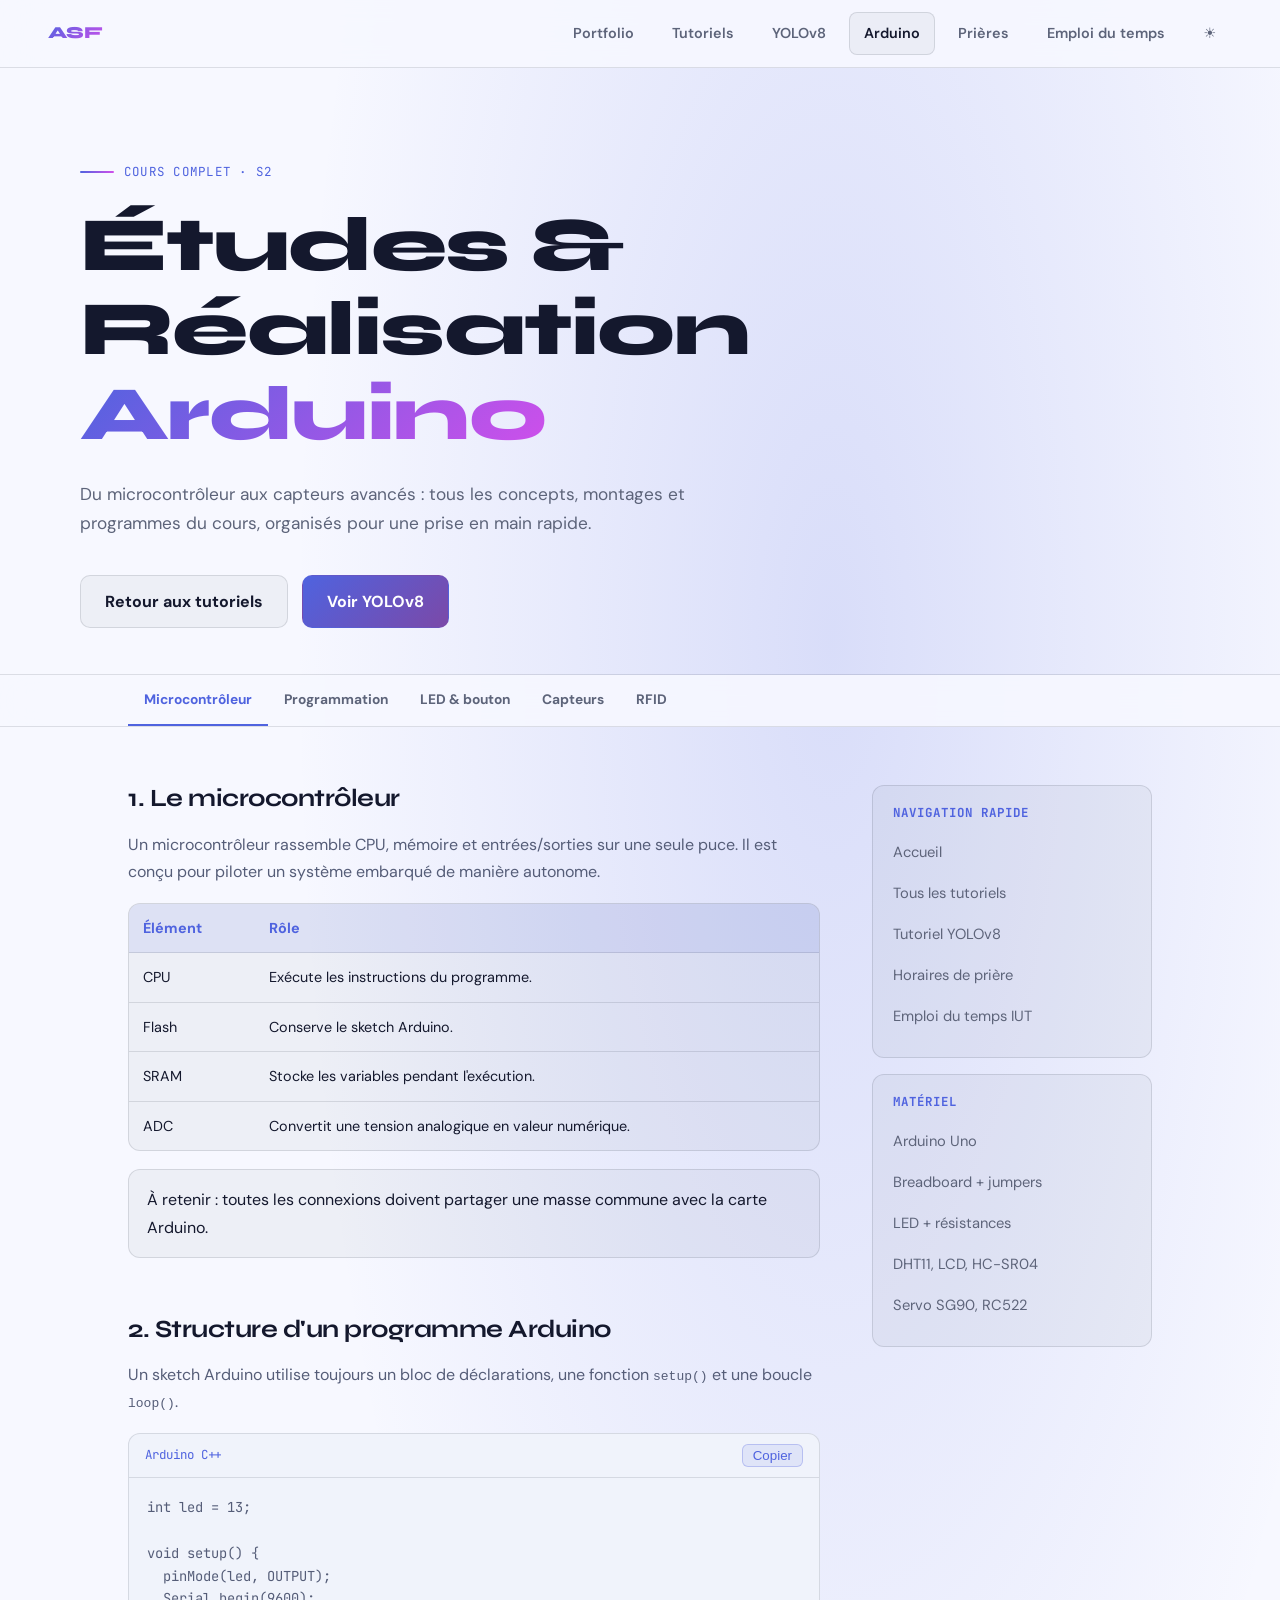
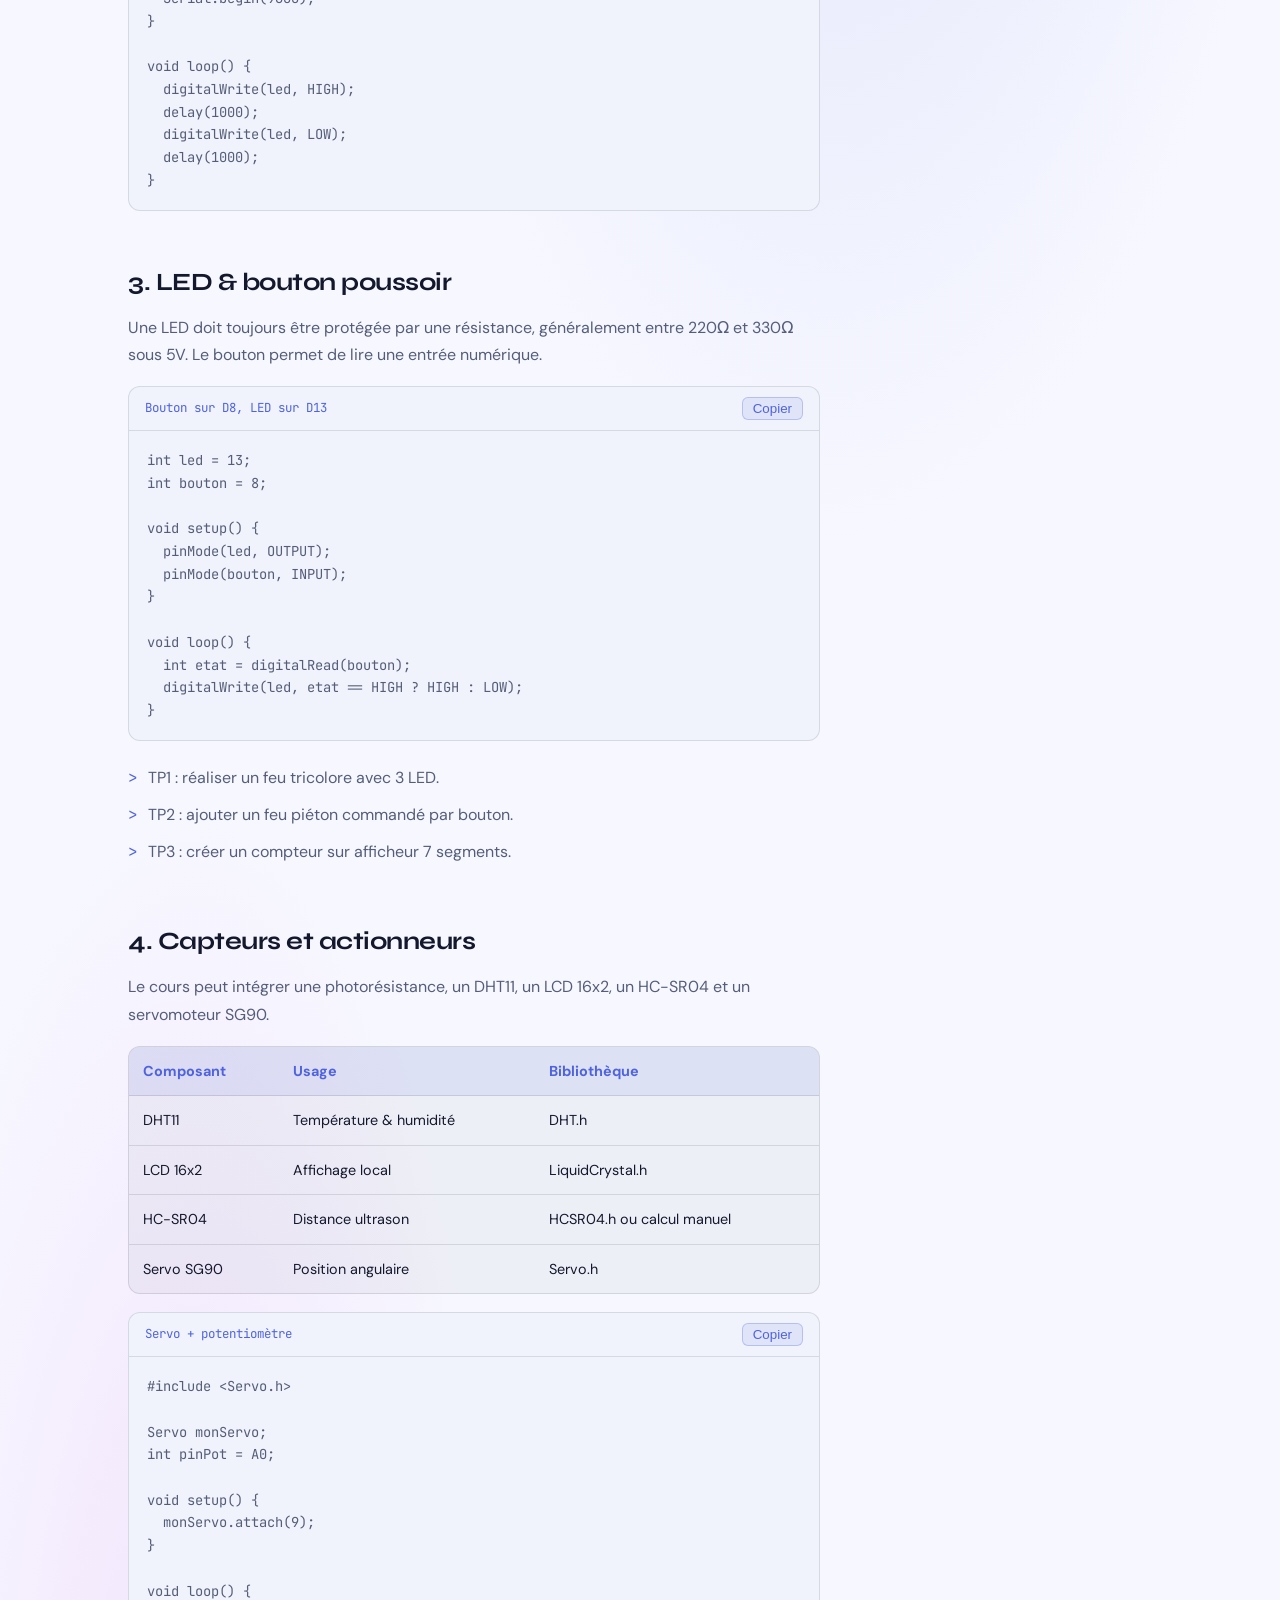
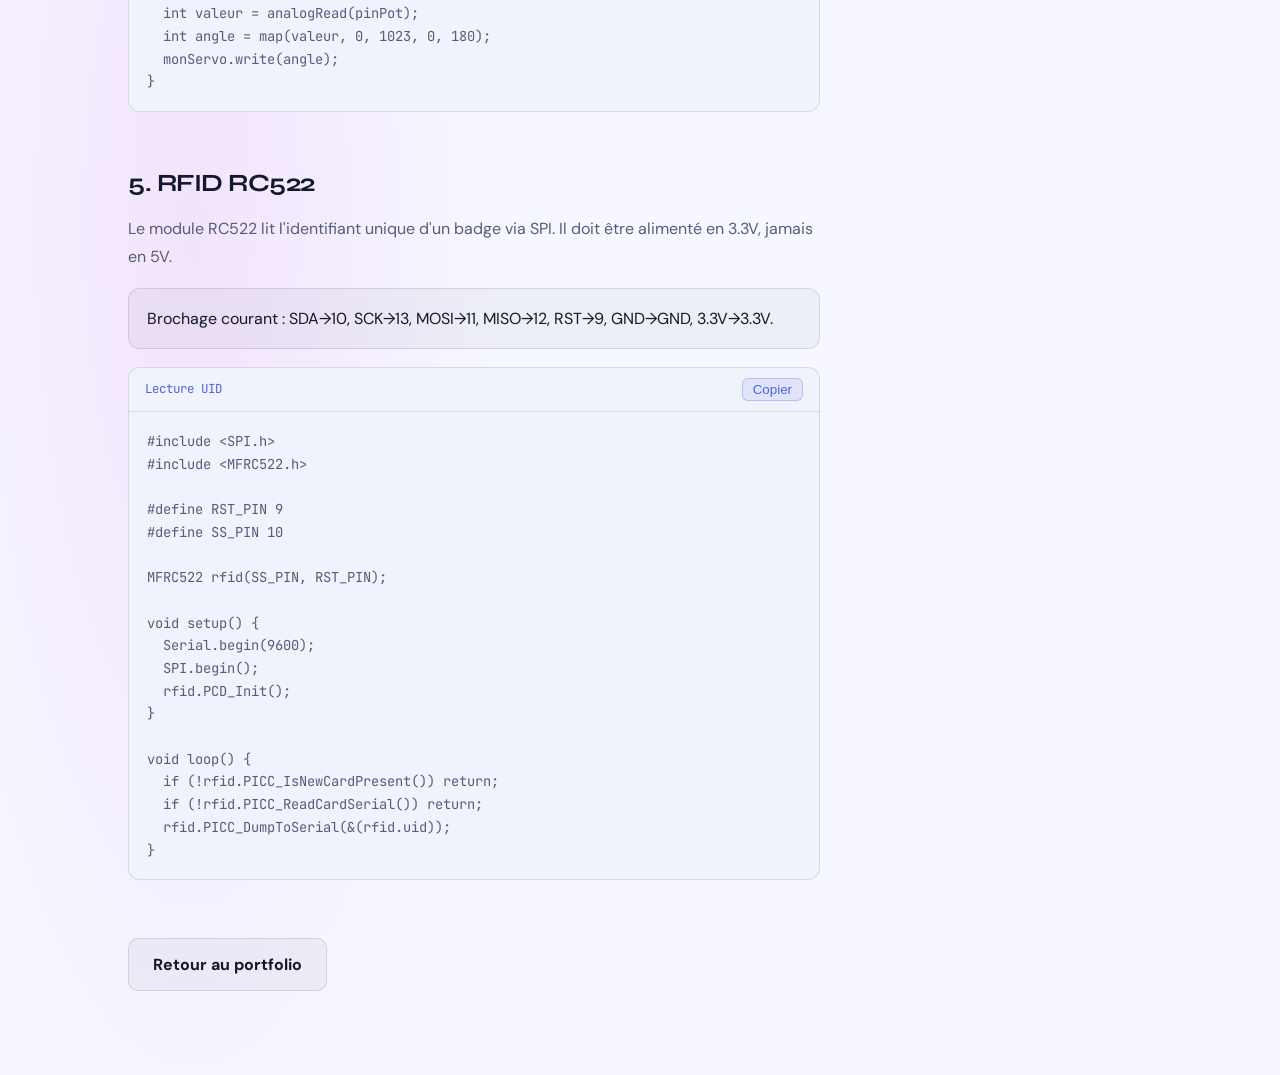
<file: tutorial-arduino.html>
<!DOCTYPE html>
<html lang="fr">
<head>
    <meta charset="UTF-8">
    <meta name="viewport" content="width=device-width, initial-scale=1.0">
    <title>Tutoriel Arduino - Études & Réalisation S2 | ASF</title>
    <link href="https://fonts.googleapis.com/css2?family=Syne:wght@400;600;700;800&family=DM+Sans:wght@300;400;500;700&family=JetBrains+Mono:wght@400;600&display=swap" rel="stylesheet">
    <link rel="stylesheet" href="style.css?v=timetable-1">
</head>
<body>
    <nav>
        <a href="index.html" class="nav-logo">ASF</a>
        <div class="nav-links">
            <a href="index.html" class="nav-link">Portfolio</a>
            <a href="index.html#tutoriels" class="nav-link">Tutoriels</a>
            <a href="tutorial-yolo.html" class="nav-link">YOLOv8</a>
            <a href="tutorial-arduino.html" class="nav-link active">Arduino</a>
            <a href="prayer-times.html" class="nav-link">Prières</a>
            <a href="timetable.html" class="nav-link">Emploi du temps</a>
            <button class="theme-toggle" type="button" data-theme-toggle>🌙</button>
        </div>
    </nav>

    <header class="tutorial-hero">
        <div class="hero-inner">
            <div class="eyebrow">Cours complet · S2</div>
            <h1>Études & Réalisation <span class="gradient-text">Arduino</span></h1>
            <p class="lead">Du microcontrôleur aux capteurs avancés : tous les concepts, montages et programmes du cours, organisés pour une prise en main rapide.</p>
            <div class="btn-row">
                <a href="index.html#tutoriels" class="btn">Retour aux tutoriels</a>
                <a href="tutorial-yolo.html" class="btn btn-primary">Voir YOLOv8</a>
            </div>
        </div>
    </header>

    <div class="toc">
        <div class="toc-inner">
            <a class="active" href="#microcontroleur">Microcontrôleur</a>
            <a href="#programmation">Programmation</a>
            <a href="#led">LED & bouton</a>
            <a href="#capteurs">Capteurs</a>
            <a href="#rfid">RFID</a>
        </div>
    </div>

    <main class="tutorial-layout">
        <div>
            <section class="lesson" id="microcontroleur">
                <h2>1. Le microcontrôleur</h2>
                <p>Un microcontrôleur rassemble CPU, mémoire et entrées/sorties sur une seule puce. Il est conçu pour piloter un système embarqué de manière autonome.</p>
                <div class="table-wrap">
                    <table>
                        <thead><tr><th>Élément</th><th>Rôle</th></tr></thead>
                        <tbody>
                            <tr><td>CPU</td><td>Exécute les instructions du programme.</td></tr>
                            <tr><td>Flash</td><td>Conserve le sketch Arduino.</td></tr>
                            <tr><td>SRAM</td><td>Stocke les variables pendant l'exécution.</td></tr>
                            <tr><td>ADC</td><td>Convertit une tension analogique en valeur numérique.</td></tr>
                        </tbody>
                    </table>
                </div>
                <div class="callout">À retenir : toutes les connexions doivent partager une masse commune avec la carte Arduino.</div>
            </section>

            <section class="lesson" id="programmation">
                <h2>2. Structure d'un programme Arduino</h2>
                <p>Un sketch Arduino utilise toujours un bloc de déclarations, une fonction <code>setup()</code> et une boucle <code>loop()</code>.</p>
                <div class="code-block">
                    <div class="code-head"><span>Arduino C++</span><button class="copy-btn" data-copy>Copier</button></div>
                    <pre>int led = 13;

void setup() {
  pinMode(led, OUTPUT);
  Serial.begin(9600);
}

void loop() {
  digitalWrite(led, HIGH);
  delay(1000);
  digitalWrite(led, LOW);
  delay(1000);
}</pre>
                </div>
            </section>

            <section class="lesson" id="led">
                <h2>3. LED & bouton poussoir</h2>
                <p>Une LED doit toujours être protégée par une résistance, généralement entre 220Ω et 330Ω sous 5V. Le bouton permet de lire une entrée numérique.</p>
                <div class="code-block">
                    <div class="code-head"><span>Bouton sur D8, LED sur D13</span><button class="copy-btn" data-copy>Copier</button></div>
                    <pre>int led = 13;
int bouton = 8;

void setup() {
  pinMode(led, OUTPUT);
  pinMode(bouton, INPUT);
}

void loop() {
  int etat = digitalRead(bouton);
  digitalWrite(led, etat == HIGH ? HIGH : LOW);
}</pre>
                </div>
                <ul>
                    <li>TP1 : réaliser un feu tricolore avec 3 LED.</li>
                    <li>TP2 : ajouter un feu piéton commandé par bouton.</li>
                    <li>TP3 : créer un compteur sur afficheur 7 segments.</li>
                </ul>
            </section>

            <section class="lesson" id="capteurs">
                <h2>4. Capteurs et actionneurs</h2>
                <p>Le cours peut intégrer une photorésistance, un DHT11, un LCD 16x2, un HC-SR04 et un servomoteur SG90.</p>
                <div class="table-wrap">
                    <table>
                        <thead><tr><th>Composant</th><th>Usage</th><th>Bibliothèque</th></tr></thead>
                        <tbody>
                            <tr><td>DHT11</td><td>Température & humidité</td><td>DHT.h</td></tr>
                            <tr><td>LCD 16x2</td><td>Affichage local</td><td>LiquidCrystal.h</td></tr>
                            <tr><td>HC-SR04</td><td>Distance ultrason</td><td>HCSR04.h ou calcul manuel</td></tr>
                            <tr><td>Servo SG90</td><td>Position angulaire</td><td>Servo.h</td></tr>
                        </tbody>
                    </table>
                </div>
                <div class="code-block">
                    <div class="code-head"><span>Servo + potentiomètre</span><button class="copy-btn" data-copy>Copier</button></div>
                    <pre>#include &lt;Servo.h&gt;

Servo monServo;
int pinPot = A0;

void setup() {
  monServo.attach(9);
}

void loop() {
  int valeur = analogRead(pinPot);
  int angle = map(valeur, 0, 1023, 0, 180);
  monServo.write(angle);
}</pre>
                </div>
            </section>

            <section class="lesson" id="rfid">
                <h2>5. RFID RC522</h2>
                <p>Le module RC522 lit l'identifiant unique d'un badge via SPI. Il doit être alimenté en 3.3V, jamais en 5V.</p>
                <div class="callout">Brochage courant : SDA→10, SCK→13, MOSI→11, MISO→12, RST→9, GND→GND, 3.3V→3.3V.</div>
                <div class="code-block">
                    <div class="code-head"><span>Lecture UID</span><button class="copy-btn" data-copy>Copier</button></div>
                    <pre>#include &lt;SPI.h&gt;
#include &lt;MFRC522.h&gt;

#define RST_PIN 9
#define SS_PIN 10

MFRC522 rfid(SS_PIN, RST_PIN);

void setup() {
  Serial.begin(9600);
  SPI.begin();
  rfid.PCD_Init();
}

void loop() {
  if (!rfid.PICC_IsNewCardPresent()) return;
  if (!rfid.PICC_ReadCardSerial()) return;
  rfid.PICC_DumpToSerial(&(rfid.uid));
}</pre>
                </div>
            </section>

            <a href="index.html#tutoriels" class="btn">Retour au portfolio</a>
        </div>

        <aside class="side">
            <div class="side-card">
                <h3>Navigation rapide</h3>
                <a href="index.html">Accueil</a>
                <a href="index.html#tutoriels">Tous les tutoriels</a>
                <a href="tutorial-yolo.html">Tutoriel YOLOv8</a>
                <a href="prayer-times.html">Horaires de prière</a>
                <a href="timetable.html">Emploi du temps IUT</a>
            </div>
            <div class="side-card">
                <h3>Matériel</h3>
                <span>Arduino Uno</span>
                <span>Breadboard + jumpers</span>
                <span>LED + résistances</span>
                <span>DHT11, LCD, HC-SR04</span>
                <span>Servo SG90, RC522</span>
            </div>
        </aside>
    </main>

    <script src="script.js?v=timetable-1"></script>
</body>
</html>
</file>
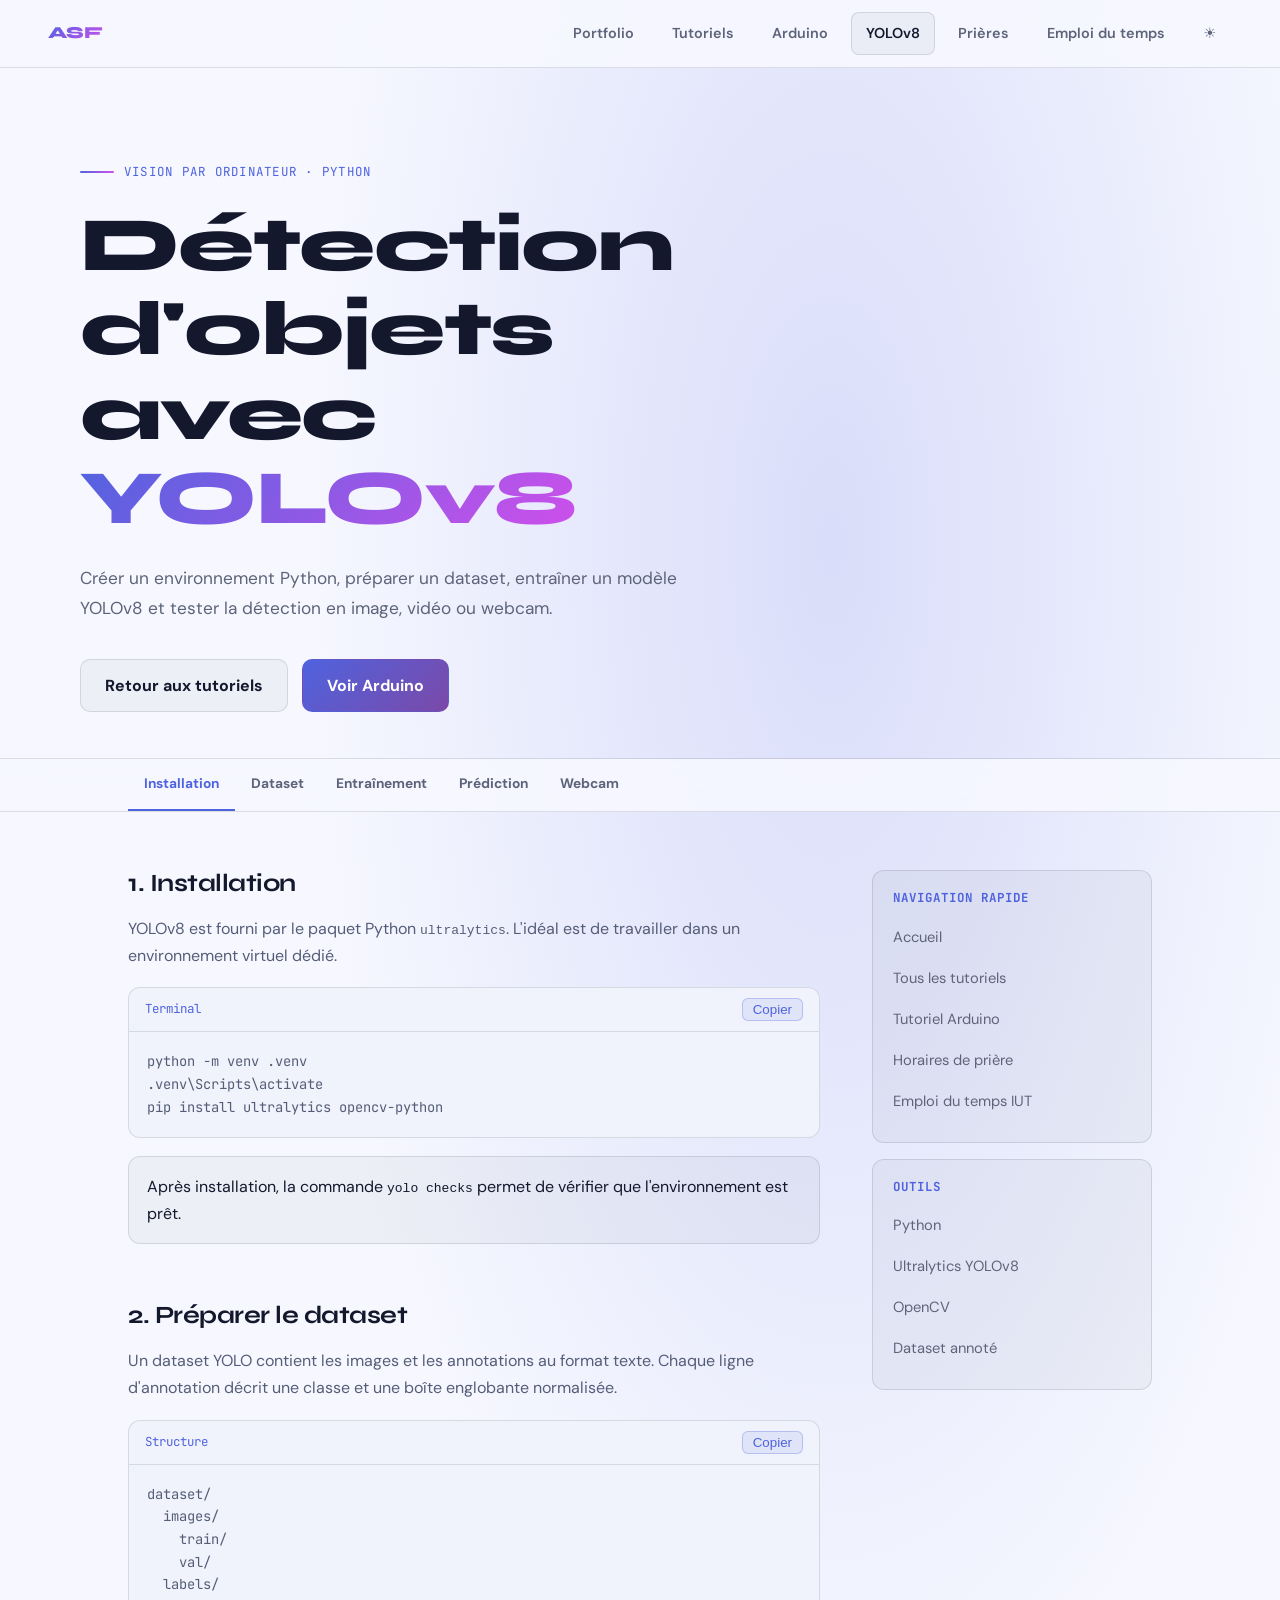
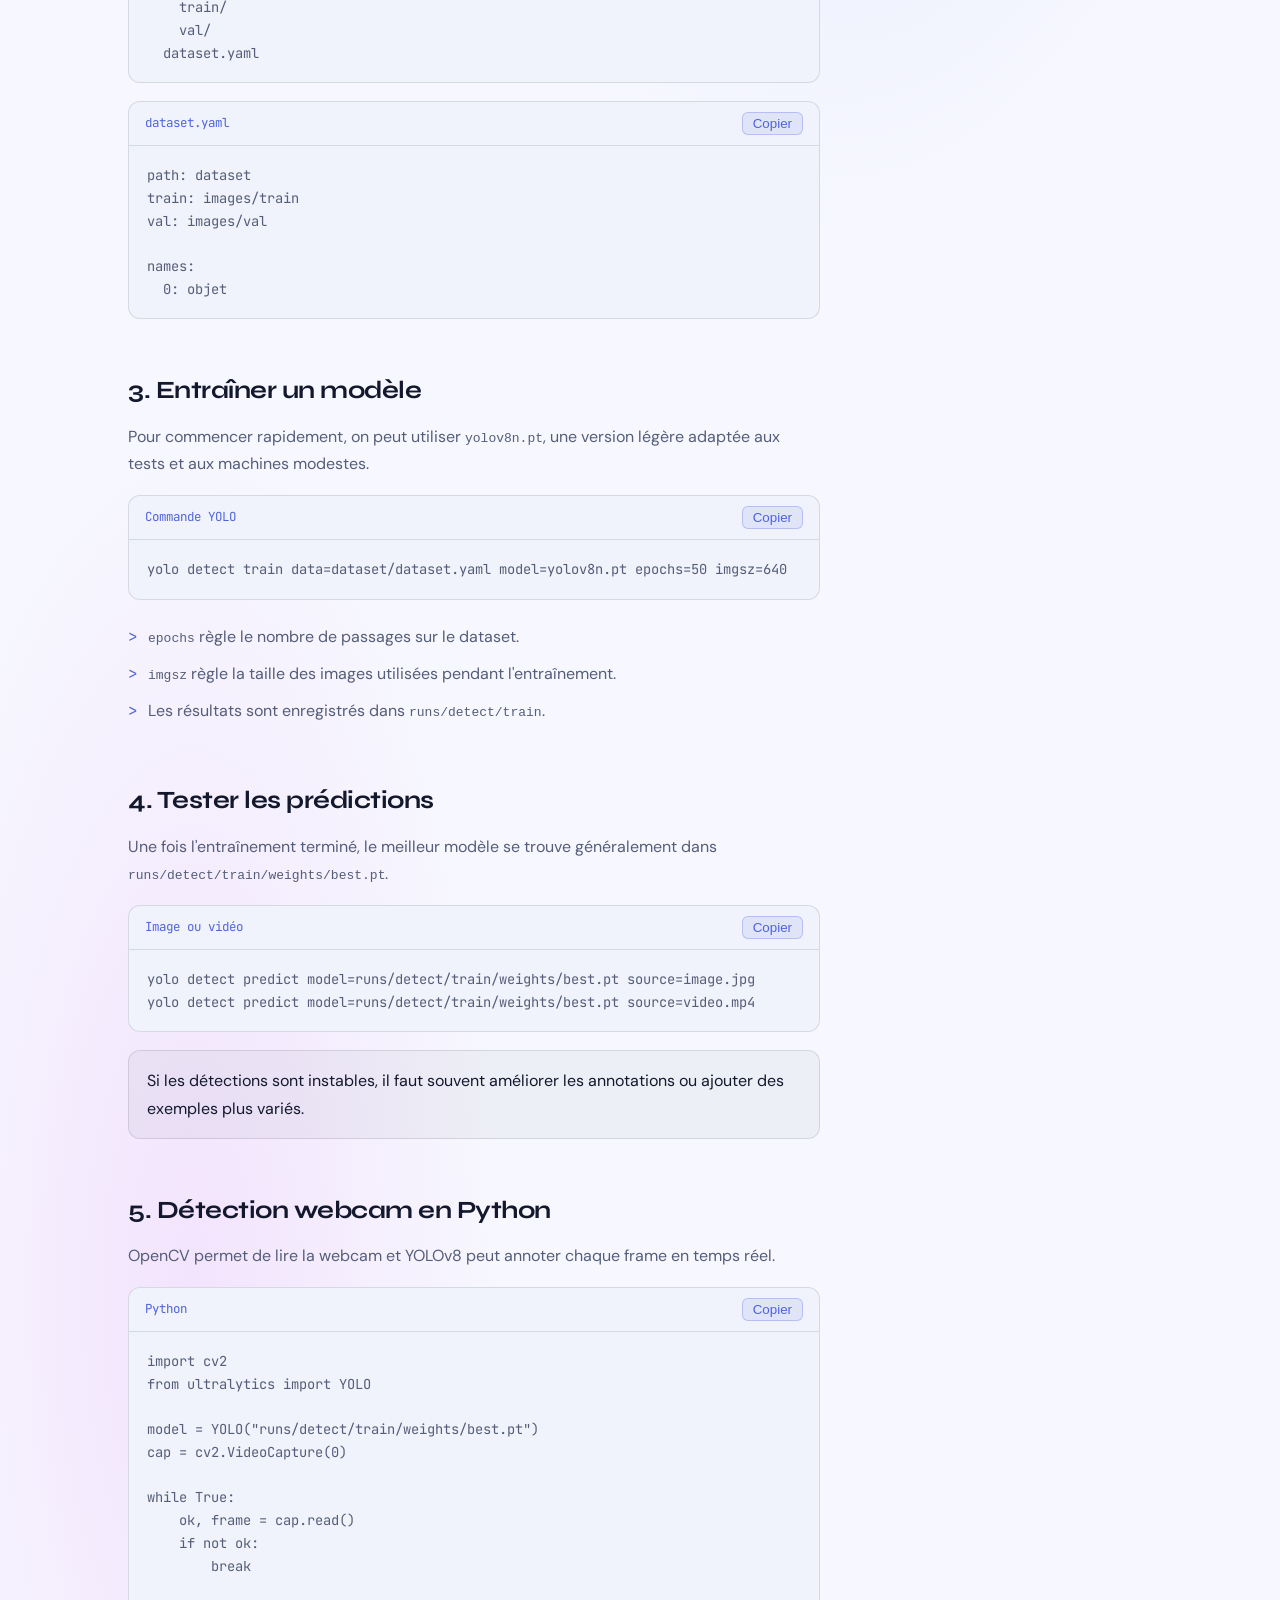
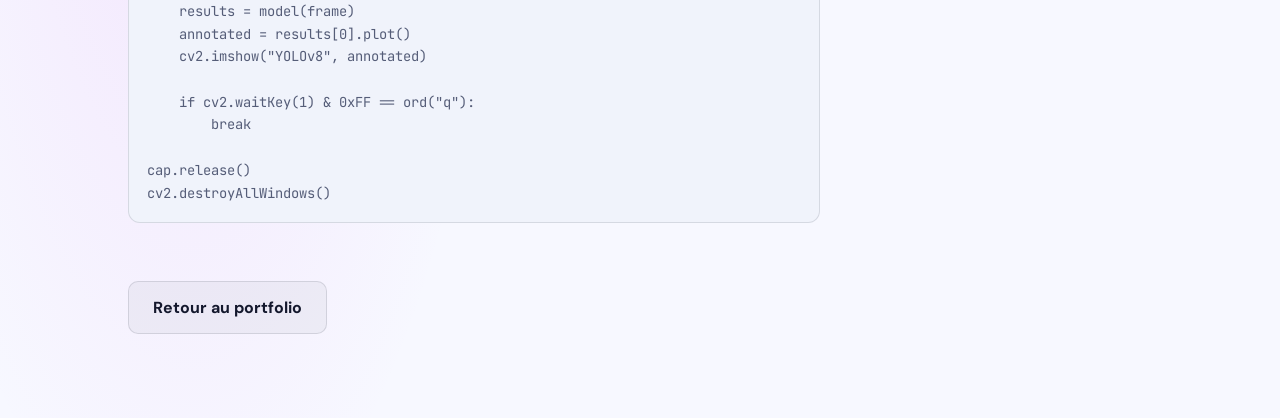
<file: tutorial-yolo.html>
<!DOCTYPE html>
<html lang="fr">
<head>
    <meta charset="UTF-8">
    <meta name="viewport" content="width=device-width, initial-scale=1.0">
    <title>Tutoriel YOLOv8 - Détection d'objets | ASF</title>
    <link href="https://fonts.googleapis.com/css2?family=Syne:wght@400;600;700;800&family=DM+Sans:wght@300;400;500;700&family=JetBrains+Mono:wght@400;600&display=swap" rel="stylesheet">
    <link rel="stylesheet" href="style.css?v=timetable-1">
</head>
<body>
    <nav>
        <a href="index.html" class="nav-logo">ASF</a>
        <div class="nav-links">
            <a href="index.html" class="nav-link">Portfolio</a>
            <a href="index.html#tutoriels" class="nav-link">Tutoriels</a>
            <a href="tutorial-arduino.html" class="nav-link">Arduino</a>
            <a href="tutorial-yolo.html" class="nav-link active">YOLOv8</a>
            <a href="prayer-times.html" class="nav-link">Prières</a>
            <a href="timetable.html" class="nav-link">Emploi du temps</a>
            <button class="theme-toggle" type="button" data-theme-toggle>🌙</button>
        </div>
    </nav>

    <header class="tutorial-hero">
        <div class="hero-inner">
            <div class="eyebrow">Vision par ordinateur · Python</div>
            <h1>Détection d'objets avec <span class="gradient-text">YOLOv8</span></h1>
            <p class="lead">Créer un environnement Python, préparer un dataset, entraîner un modèle YOLOv8 et tester la détection en image, vidéo ou webcam.</p>
            <div class="btn-row">
                <a href="index.html#tutoriels" class="btn">Retour aux tutoriels</a>
                <a href="tutorial-arduino.html" class="btn btn-primary">Voir Arduino</a>
            </div>
        </div>
    </header>

    <div class="toc">
        <div class="toc-inner">
            <a class="active" href="#installation">Installation</a>
            <a href="#dataset">Dataset</a>
            <a href="#entrainement">Entraînement</a>
            <a href="#prediction">Prédiction</a>
            <a href="#webcam">Webcam</a>
        </div>
    </div>

    <main class="tutorial-layout">
        <div>
            <section class="lesson" id="installation">
                <h2>1. Installation</h2>
                <p>YOLOv8 est fourni par le paquet Python <code>ultralytics</code>. L'idéal est de travailler dans un environnement virtuel dédié.</p>
                <div class="code-block">
                    <div class="code-head"><span>Terminal</span><button class="copy-btn" data-copy>Copier</button></div>
                    <pre>python -m venv .venv
.venv\Scripts\activate
pip install ultralytics opencv-python</pre>
                </div>
                <div class="callout">Après installation, la commande <code>yolo checks</code> permet de vérifier que l'environnement est prêt.</div>
            </section>

            <section class="lesson" id="dataset">
                <h2>2. Préparer le dataset</h2>
                <p>Un dataset YOLO contient les images et les annotations au format texte. Chaque ligne d'annotation décrit une classe et une boîte englobante normalisée.</p>
                <div class="code-block">
                    <div class="code-head"><span>Structure</span><button class="copy-btn" data-copy>Copier</button></div>
                    <pre>dataset/
  images/
    train/
    val/
  labels/
    train/
    val/
  dataset.yaml</pre>
                </div>
                <div class="code-block">
                    <div class="code-head"><span>dataset.yaml</span><button class="copy-btn" data-copy>Copier</button></div>
                    <pre>path: dataset
train: images/train
val: images/val

names:
  0: objet</pre>
                </div>
            </section>

            <section class="lesson" id="entrainement">
                <h2>3. Entraîner un modèle</h2>
                <p>Pour commencer rapidement, on peut utiliser <code>yolov8n.pt</code>, une version légère adaptée aux tests et aux machines modestes.</p>
                <div class="code-block">
                    <div class="code-head"><span>Commande YOLO</span><button class="copy-btn" data-copy>Copier</button></div>
                    <pre>yolo detect train data=dataset/dataset.yaml model=yolov8n.pt epochs=50 imgsz=640</pre>
                </div>
                <ul>
                    <li><code>epochs</code> règle le nombre de passages sur le dataset.</li>
                    <li><code>imgsz</code> règle la taille des images utilisées pendant l'entraînement.</li>
                    <li>Les résultats sont enregistrés dans <code>runs/detect/train</code>.</li>
                </ul>
            </section>

            <section class="lesson" id="prediction">
                <h2>4. Tester les prédictions</h2>
                <p>Une fois l'entraînement terminé, le meilleur modèle se trouve généralement dans <code>runs/detect/train/weights/best.pt</code>.</p>
                <div class="code-block">
                    <div class="code-head"><span>Image ou vidéo</span><button class="copy-btn" data-copy>Copier</button></div>
                    <pre>yolo detect predict model=runs/detect/train/weights/best.pt source=image.jpg
yolo detect predict model=runs/detect/train/weights/best.pt source=video.mp4</pre>
                </div>
                <div class="callout">Si les détections sont instables, il faut souvent améliorer les annotations ou ajouter des exemples plus variés.</div>
            </section>

            <section class="lesson" id="webcam">
                <h2>5. Détection webcam en Python</h2>
                <p>OpenCV permet de lire la webcam et YOLOv8 peut annoter chaque frame en temps réel.</p>
                <div class="code-block">
                    <div class="code-head"><span>Python</span><button class="copy-btn" data-copy>Copier</button></div>
                    <pre>import cv2
from ultralytics import YOLO

model = YOLO("runs/detect/train/weights/best.pt")
cap = cv2.VideoCapture(0)

while True:
    ok, frame = cap.read()
    if not ok:
        break

    results = model(frame)
    annotated = results[0].plot()
    cv2.imshow("YOLOv8", annotated)

    if cv2.waitKey(1) &amp; 0xFF == ord("q"):
        break

cap.release()
cv2.destroyAllWindows()</pre>
                </div>
            </section>

            <a href="index.html#tutoriels" class="btn">Retour au portfolio</a>
        </div>

        <aside class="side">
            <div class="side-card">
                <h3>Navigation rapide</h3>
                <a href="index.html">Accueil</a>
                <a href="index.html#tutoriels">Tous les tutoriels</a>
                <a href="tutorial-arduino.html">Tutoriel Arduino</a>
                <a href="prayer-times.html">Horaires de prière</a>
                <a href="timetable.html">Emploi du temps IUT</a>
            </div>
            <div class="side-card">
                <h3>Outils</h3>
                <span>Python</span>
                <span>Ultralytics YOLOv8</span>
                <span>OpenCV</span>
                <span>Dataset annoté</span>
            </div>
        </aside>
    </main>

    <script src="script.js?v=timetable-1"></script>
</body>
</html>
</file>
<file: style.css>
:root {
    color-scheme: dark;
    --bg: #07070f;
    --surface: #0c0c18;
    --surface-2: rgba(255,255,255,0.04);
    --border: rgba(255,255,255,0.09);
    --text: #eeeef5;
    --muted: #9494b8;
    --primary: #667eea;
    --secondary: #764ba2;
    --accent: #f093fb;
    --success: #43e97b;
    --code-bg: #0d1117;
    --shadow: 0 24px 70px rgba(0,0,0,0.34);
    --nav-bg: rgba(7,7,15,0.86);
    --hero-glow-1: rgba(102,126,234,0.20);
    --hero-glow-2: rgba(240,147,251,0.14);
    --soft-primary: rgba(102,126,234,0.12);
    --soft-primary-strong: rgba(102,126,234,0.28);
    --soft-success: rgba(67,233,123,0.14);
    --success-border: rgba(67,233,123,0.34);
    --surface-wash: rgba(255,255,255,0.03);
    --mixed-text: #b9bad4;
}

:root[data-theme="light"] {
    color-scheme: light;
    --bg: #f7f8ff;
    --surface: #ffffff;
    --surface-2: rgba(20,24,45,0.04);
    --border: rgba(20,24,45,0.12);
    --text: #14182d;
    --muted: #5d647a;
    --primary: #4f63df;
    --secondary: #7b49a8;
    --accent: #d14feb;
    --success: #108b4e;
    --code-bg: #f0f3fb;
    --shadow: 0 22px 60px rgba(70,80,120,0.16);
    --nav-bg: rgba(247,248,255,0.90);
    --hero-glow-1: rgba(79,99,223,0.18);
    --hero-glow-2: rgba(209,79,235,0.12);
    --soft-primary: rgba(79,99,223,0.10);
    --soft-primary-strong: rgba(79,99,223,0.28);
    --soft-success: rgba(16,139,78,0.10);
    --success-border: rgba(16,139,78,0.30);
    --surface-wash: rgba(20,24,45,0.04);
    --mixed-text: #555d78;
}

* { margin: 0; padding: 0; box-sizing: border-box; }

html { scroll-behavior: smooth; }

body {
    font-family: "DM Sans", system-ui, -apple-system, BlinkMacSystemFont, "Segoe UI", sans-serif;
    background:
        radial-gradient(ellipse 70% 60% at 65% 15%, var(--hero-glow-1), transparent 60%),
        radial-gradient(ellipse 45% 45% at 15% 80%, var(--hero-glow-2), transparent 55%),
        var(--bg);
    color: var(--text);
    line-height: 1.7;
    overflow-x: hidden;
}

a { color: inherit; }

nav {
    position: sticky;
    top: 0;
    z-index: 20;
    min-height: 68px;
    padding: 0 48px;
    display: flex;
    align-items: center;
    justify-content: space-between;
    gap: 20px;
    background: var(--nav-bg);
    border-bottom: 1px solid var(--border);
    backdrop-filter: blur(22px);
}

.nav-logo {
    font-family: "Syne", "Unbounded", sans-serif;
    font-weight: 800;
    font-size: 1.05rem;
    text-decoration: none;
    background: linear-gradient(135deg, var(--primary), var(--accent));
    -webkit-background-clip: text;
    -webkit-text-fill-color: transparent;
    background-clip: text;
}

.nav-links {
    display: flex;
    align-items: center;
    gap: 8px;
    flex-wrap: wrap;
    justify-content: flex-end;
}

.nav-link,
.theme-toggle {
    border: 1px solid transparent;
    border-radius: 8px;
    padding: 8px 14px;
    color: var(--muted);
    background: transparent;
    text-decoration: none;
    font: inherit;
    font-size: 0.9rem;
    font-weight: 600;
    cursor: pointer;
    transition: color 0.2s, background 0.2s, border-color 0.2s, transform 0.2s;
}

.nav-link:hover,
.theme-toggle:hover,
.nav-link.active {
    color: var(--text);
    background: var(--surface-2);
    border-color: var(--border);
}

.nav-cta {
    color: white;
    background: linear-gradient(135deg, var(--primary), var(--secondary));
    border-color: transparent;
}

.nav-cta:hover {
    color: white;
    transform: translateY(-1px);
}

.theme-toggle {
    min-width: 44px;
    height: 40px;
    display: inline-flex;
    align-items: center;
    justify-content: center;
    padding: 0 12px;
}

.hero {
    min-height: calc(100vh - 68px);
    display: grid;
    align-items: center;
    padding: 90px 48px 70px;
}

.hero-inner,
.section,
.tutorial-layout,
.stats-inner,
.tuto-inner,
.footer-inner {
    width: min(1120px, 100%);
    margin: 0 auto;
}

.hero-inner {
    display: grid;
    grid-template-columns: minmax(0, 1fr) auto;
    gap: 72px;
    align-items: center;
}

.eyebrow,
.section-tag {
    display: inline-flex;
    align-items: center;
    gap: 10px;
    margin-bottom: 20px;
    color: var(--primary);
    font-family: "JetBrains Mono", "IBM Plex Mono", monospace;
    font-size: 0.78rem;
    letter-spacing: 0.1em;
    text-transform: uppercase;
}

.eyebrow::before,
.section-tag::before {
    content: "";
    width: 34px;
    height: 2px;
    border-radius: 999px;
    background: linear-gradient(90deg, var(--primary), var(--accent));
}

h1,
h2,
h3 {
    font-family: "Syne", "Unbounded", sans-serif;
    letter-spacing: -0.02em;
    line-height: 1.1;
}

h1 {
    max-width: 760px;
    margin-bottom: 24px;
    font-size: clamp(2.5rem, 6vw, 5rem);
    font-weight: 800;
}

.gradient-text {
    background: linear-gradient(135deg, var(--primary), var(--accent));
    -webkit-background-clip: text;
    -webkit-text-fill-color: transparent;
    background-clip: text;
}

.lead {
    max-width: 640px;
    margin-bottom: 36px;
    color: var(--muted);
    font-size: 1.08rem;
}

.btn-row {
    display: flex;
    gap: 14px;
    flex-wrap: wrap;
}

.btn {
    display: inline-flex;
    align-items: center;
    gap: 8px;
    min-height: 48px;
    padding: 12px 24px;
    border-radius: 10px;
    border: 1px solid var(--border);
    background: var(--surface-2);
    color: var(--text);
    text-decoration: none;
    font-weight: 700;
    transition: transform 0.2s, border-color 0.2s, box-shadow 0.2s;
}

.btn:hover {
    transform: translateY(-2px);
    border-color: var(--soft-primary-strong);
    box-shadow: var(--shadow);
}

.btn-primary {
    color: white;
    border-color: transparent;
    background: linear-gradient(135deg, var(--primary), var(--secondary));
}

.avatar {
    position: relative;
    width: 220px;
    height: 220px;
    border-radius: 50%;
    padding: 5px;
    background: linear-gradient(135deg, var(--primary), var(--accent), var(--secondary));
    box-shadow: var(--shadow);
}

.avatar-inner {
    width: 100%;
    height: 100%;
    border-radius: inherit;
    display: grid;
    place-items: center;
    background: var(--surface);
    color: var(--primary);
    font-family: "Syne", sans-serif;
    font-size: 3.4rem;
    font-weight: 800;
}

.badge {
    position: absolute;
    right: -8px;
    bottom: 12px;
    padding: 6px 14px;
    border-radius: 999px;
    border: 1px solid var(--success-border);
    color: var(--success);
    background: var(--soft-success);
    font-size: 0.78rem;
    font-weight: 800;
}

.stats-bar {
    padding: 28px 48px;
    border-block: 1px solid var(--border);
    background: var(--surface-wash);
}

.stats-inner {
    display: grid;
    grid-template-columns: repeat(4, 1fr);
}

.stat {
    padding: 0 26px;
    border-right: 1px solid var(--border);
}

.stat:first-child { padding-left: 0; }
.stat:last-child { border-right: 0; }

.stat-num {
    font-family: "Syne", sans-serif;
    font-size: 1.8rem;
    font-weight: 800;
    color: var(--primary);
    line-height: 1;
    margin-bottom: 8px;
}

.stat-label,
.section-subtitle,
.card p,
.tutorial-card p,
.contact-card span,
.meta {
    color: var(--muted);
}

.section,
.tuto-section {
    padding: 86px 48px;
}

.section-title {
    margin-bottom: 16px;
    font-size: clamp(1.8rem, 3.6vw, 2.8rem);
}

.section-subtitle {
    max-width: 650px;
    margin-bottom: 44px;
    font-size: 1rem;
}

.grid-2,
.tutorial-grid,
.contact-grid {
    display: grid;
    grid-template-columns: repeat(2, minmax(0, 1fr));
    gap: 18px;
}

.skills-grid {
    display: grid;
    grid-template-columns: repeat(3, minmax(0, 1fr));
    gap: 12px;
}

.card,
.tutorial-card,
.contact-card,
.side-card,
.callout,
.code-block,
.table-wrap {
    border: 1px solid var(--border);
    background: var(--surface-2);
    border-radius: 12px;
}

.card {
    padding: 28px;
    transition: transform 0.22s, border-color 0.22s, box-shadow 0.22s;
}

.card:hover,
.tutorial-card:hover,
.contact-card:hover {
    transform: translateY(-3px);
    border-color: var(--soft-primary-strong);
    box-shadow: var(--shadow);
}

.icon {
    width: 48px;
    height: 48px;
    margin-bottom: 20px;
    display: grid;
    place-items: center;
    border-radius: 10px;
    background: var(--soft-primary);
    color: var(--primary);
    font-size: 1.5rem;
}

.card h3,
.tutorial-card h3 {
    margin-bottom: 10px;
    font-size: 1.12rem;
}

.skill {
    display: flex;
    align-items: center;
    gap: 10px;
    min-height: 58px;
    padding: 14px 16px;
    border-radius: 10px;
    border: 1px solid var(--border);
    background: var(--surface-2);
    color: var(--text);
    font-weight: 600;
}

.skill::before {
    content: "";
    width: 8px;
    height: 8px;
    flex: 0 0 8px;
    border-radius: 50%;
    background: linear-gradient(135deg, var(--primary), var(--accent));
}

.tutorial-card {
    overflow: hidden;
    color: inherit;
    text-decoration: none;
    transition: transform 0.22s, border-color 0.22s, box-shadow 0.22s;
}

.tutorial-thumb {
    min-height: 175px;
    padding: 20px;
    display: grid;
    align-content: space-between;
    background:
        radial-gradient(circle at 50% 30%, var(--soft-primary-strong), transparent 60%),
        var(--code-bg);
}

.tutorial-icon {
    font-size: 3.4rem;
    line-height: 1;
}

.code-line {
    font-family: "JetBrains Mono", "IBM Plex Mono", monospace;
    color: var(--primary);
    font-size: 0.76rem;
    white-space: nowrap;
    overflow: hidden;
    text-overflow: ellipsis;
}

.tutorial-body {
    padding: 24px;
}

.tags {
    display: flex;
    flex-wrap: wrap;
    gap: 8px;
    margin-bottom: 14px;
}

.tag {
    padding: 3px 10px;
    border-radius: 6px;
    border: 1px solid var(--soft-primary-strong);
    background: var(--soft-primary);
    color: var(--primary);
    font-size: 0.74rem;
    font-weight: 800;
}

.contact-card {
    display: flex;
    gap: 16px;
    align-items: flex-start;
    padding: 22px;
    transition: transform 0.22s, border-color 0.22s, box-shadow 0.22s;
}

.contact-card strong {
    display: block;
    color: var(--primary);
    margin-bottom: 4px;
    font-size: 0.78rem;
    text-transform: uppercase;
    letter-spacing: 0.06em;
}

footer {
    padding: 32px 48px;
    border-top: 1px solid var(--border);
}

.footer-inner {
    display: flex;
    justify-content: space-between;
    gap: 20px;
    color: var(--muted);
    font-size: 0.88rem;
}

.tutorial-hero {
    padding: 86px 48px 46px;
    border-bottom: 1px solid var(--border);
}

.tutorial-hero .hero-inner {
    display: block;
}

.toc {
    position: sticky;
    top: 68px;
    z-index: 10;
    overflow-x: auto;
    border-bottom: 1px solid var(--border);
    background: var(--nav-bg);
    backdrop-filter: blur(18px);
}

.toc-inner {
    width: min(1120px, 100%);
    margin: 0 auto;
    padding: 0 48px;
    display: flex;
    white-space: nowrap;
}

.toc a {
    padding: 13px 16px;
    border-bottom: 2px solid transparent;
    color: var(--muted);
    text-decoration: none;
    font-size: 0.86rem;
    font-weight: 700;
}

.toc a:hover,
.toc a.active {
    color: var(--primary);
    border-bottom-color: var(--primary);
}

.tutorial-layout {
    padding: 58px 48px 84px;
    display: grid;
    grid-template-columns: minmax(0, 1fr) 280px;
    gap: 52px;
    align-items: start;
}

.lesson {
    scroll-margin-top: 138px;
    margin-bottom: 58px;
}

.lesson h2 {
    margin-bottom: 18px;
    font-size: 1.55rem;
}

.lesson p,
.lesson li {
    color: var(--mixed-text);
}

.lesson ul {
    list-style: none;
    margin: 14px 0 0;
}

.lesson li {
    position: relative;
    padding: 5px 0 5px 20px;
}

.lesson li::before {
    content: ">";
    position: absolute;
    left: 0;
    color: var(--primary);
    font-family: "JetBrains Mono", monospace;
}

.side {
    position: sticky;
    top: 142px;
}

.side-card {
    padding: 20px;
    margin-bottom: 16px;
}

.side-card h3 {
    margin-bottom: 12px;
    color: var(--primary);
    font-family: "JetBrains Mono", monospace;
    font-size: 0.78rem;
    text-transform: uppercase;
    letter-spacing: 0.08em;
}

.side-card a,
.side-card span {
    display: block;
    padding: 8px 0;
    color: var(--muted);
    text-decoration: none;
    font-size: 0.92rem;
}

.side-card a:hover { color: var(--primary); }

.callout {
    margin: 18px 0;
    padding: 16px 18px;
    color: var(--text);
}

.code-block {
    margin: 18px 0;
    overflow: hidden;
    background: var(--code-bg);
}

.code-head {
    display: flex;
    justify-content: space-between;
    gap: 14px;
    padding: 10px 16px;
    border-bottom: 1px solid var(--border);
    color: var(--primary);
    font-family: "JetBrains Mono", monospace;
    font-size: 0.78rem;
}

.copy-btn {
    border: 1px solid var(--soft-primary-strong);
    border-radius: 6px;
    padding: 3px 10px;
    background: var(--soft-primary);
    color: var(--primary);
    cursor: pointer;
}

pre {
    overflow-x: auto;
    padding: 18px;
    color: var(--mixed-text);
    font-family: "JetBrains Mono", "IBM Plex Mono", monospace;
    font-size: 0.86rem;
    line-height: 1.65;
}

.table-wrap {
    margin: 18px 0;
    overflow-x: auto;
}

table {
    width: 100%;
    border-collapse: collapse;
    font-size: 0.9rem;
}

th,
td {
    padding: 12px 14px;
    text-align: left;
    border-top: 1px solid var(--border);
}

th {
    color: var(--primary);
    background: var(--soft-primary);
    border-top: 0;
}

.prayer-panel {
    display: grid;
    grid-template-columns: minmax(0, 1.15fr) minmax(280px, 0.85fr);
    gap: 22px;
    align-items: start;
    margin-top: 34px;
}

.prayer-card,
.prayer-time,
.location-form {
    border: 1px solid var(--border);
    border-radius: 12px;
    background: var(--surface-2);
}

.prayer-card {
    padding: 24px;
}

.prayer-card h2 {
    margin-bottom: 12px;
    font-size: 1.35rem;
}

.prayer-card p {
    color: var(--muted);
}

.location-actions {
    display: flex;
    flex-wrap: wrap;
    gap: 12px;
    margin-top: 22px;
}

.location-form {
    display: grid;
    gap: 12px;
    margin-top: 18px;
    padding: 18px;
    position: relative;
}

.field-row {
    display: grid;
    grid-template-columns: repeat(2, minmax(0, 1fr));
    gap: 12px;
}

.field label {
    display: block;
    margin-bottom: 6px;
    color: var(--muted);
    font-size: 0.82rem;
    font-weight: 700;
}

.field input,
.field select {
    width: 100%;
    min-height: 44px;
    border: 1px solid var(--border);
    border-radius: 8px;
    background: var(--surface);
    color: var(--text);
    padding: 10px 12px;
    font: inherit;
}

.method-field {
    margin-top: 18px;
}

.suggestions {
    display: grid;
    gap: 8px;
    margin-top: 4px;
}

.suggestion-item {
    width: 100%;
    border: 1px solid var(--border);
    border-radius: 8px;
    background: var(--surface);
    color: var(--text);
    padding: 10px 12px;
    text-align: left;
    font: inherit;
    cursor: pointer;
}

.suggestion-item:hover,
.suggestion-item:focus {
    border-color: var(--soft-primary-strong);
    background: var(--soft-primary);
    outline: none;
}

.suggestion-name {
    display: block;
    margin-bottom: 2px;
    font-weight: 700;
}

.suggestion-detail {
    display: block;
    color: var(--muted);
    font-size: 0.84rem;
}

.detected-address {
    margin-top: 10px;
    color: var(--muted);
    font-size: 0.9rem;
}

.prayer-status {
    margin-top: 18px;
    color: var(--muted);
    font-size: 0.94rem;
}

.prayer-times-grid {
    display: grid;
    gap: 12px;
}

.prayer-time {
    display: flex;
    justify-content: space-between;
    align-items: center;
    gap: 18px;
    padding: 16px 18px;
}

.prayer-time.next {
    border-color: var(--soft-primary-strong);
    background: var(--soft-primary);
}

.prayer-name {
    color: var(--muted);
    font-size: 0.86rem;
    font-weight: 800;
    text-transform: uppercase;
    letter-spacing: 0.07em;
}

.prayer-clock {
    color: var(--text);
    font-family: "JetBrains Mono", monospace;
    font-size: 1.2rem;
    font-weight: 700;
}

.next-prayer {
    margin-bottom: 18px;
    padding: 18px;
    border: 1px solid var(--soft-primary-strong);
    border-radius: 12px;
    background: linear-gradient(135deg, var(--soft-primary), transparent);
}

.next-prayer strong {
    display: block;
    color: var(--primary);
    margin-bottom: 4px;
}

.next-prayer span {
    color: var(--muted);
}

.location-summary {
    margin-bottom: 18px;
    padding: 14px 16px;
    border: 1px solid var(--border);
    border-radius: 10px;
    background: var(--surface-2);
    color: var(--muted);
    font-size: 0.9rem;
}

.location-summary strong {
    display: block;
    margin-bottom: 4px;
    color: var(--primary);
}

.method-note {
    margin-top: 16px;
    color: var(--muted);
    font-size: 0.88rem;
}

@media (max-width: 900px) {
    nav {
        padding: 12px 20px;
        align-items: flex-start;
        flex-direction: column;
    }

    .nav-links {
        justify-content: flex-start;
    }

    .hero,
    .section,
    .tuto-section,
    .tutorial-hero,
    .tutorial-layout,
    footer {
        padding-left: 20px;
        padding-right: 20px;
    }

    .hero-inner {
        grid-template-columns: 1fr;
        gap: 36px;
    }

    .avatar { display: none; }
    .stats-inner { grid-template-columns: repeat(2, 1fr); gap: 20px; }
    .stat { padding: 0; border-right: 0; }
    .grid-2,
    .tutorial-grid,
    .contact-grid,
    .skills-grid,
    .prayer-panel,
    .tutorial-layout {
        grid-template-columns: 1fr;
    }

    .field-row { grid-template-columns: 1fr; }

    .toc { top: 113px; }
    .toc-inner { padding: 0 20px; }
    .side { display: none; }
    .footer-inner { flex-direction: column; }
}

@media (max-width: 560px) {
    .nav-link { padding: 7px 10px; font-size: 0.84rem; }
    .stats-inner { grid-template-columns: 1fr; }
    .btn { width: 100%; justify-content: center; }
}

/* Timetable app */
.app-shell {
    min-height: calc(100vh - 68px);
    display: grid;
    grid-template-columns: 270px minmax(0, 1fr);
    background: var(--bg);
}

.app-sidebar {
    position: sticky;
    top: 68px;
    height: calc(100vh - 68px);
    padding: 22px;
    border-right: 1px solid var(--border);
    background: var(--surface);
    overflow-y: auto;
}

.app-brand {
    margin-bottom: 24px;
}

.app-brand strong {
    display: block;
    font-family: "Syne", sans-serif;
    font-size: 1.05rem;
}

.app-brand span {
    color: var(--muted);
    font-size: 0.86rem;
}

.app-menu {
    display: grid;
    gap: 6px;
}

.app-menu button {
    width: 100%;
    min-height: 42px;
    border: 1px solid transparent;
    border-radius: 8px;
    padding: 9px 11px;
    background: transparent;
    color: var(--muted);
    text-align: left;
    font: inherit;
    font-weight: 700;
    cursor: pointer;
}

.app-menu button:hover,
.app-menu button.active {
    color: var(--text);
    background: var(--surface-2);
    border-color: var(--border);
}

.app-main {
    min-width: 0;
    padding: 24px;
}

.app-topbar {
    display: flex;
    align-items: flex-start;
    justify-content: space-between;
    gap: 20px;
    margin-bottom: 20px;
}

.app-topbar h1 {
    margin-bottom: 6px;
    font-size: clamp(1.8rem, 3vw, 2.6rem);
}

.app-topbar p {
    color: var(--muted);
}

.role-switcher {
    display: flex;
    gap: 8px;
    flex-wrap: wrap;
    justify-content: flex-end;
}

.role-switcher button,
.toolbar button,
.toolbar select,
.toolbar input,
.modal-actions button,
.session-form input,
.session-form select,
.session-form textarea {
    border: 1px solid var(--border);
    border-radius: 8px;
    background: var(--surface);
    color: var(--text);
    font: inherit;
}

.role-switcher button,
.toolbar button,
.modal-actions button {
    min-height: 40px;
    padding: 8px 13px;
    cursor: pointer;
    font-weight: 800;
}

.role-switcher button.active,
.toolbar button.primary,
.modal-actions button.primary {
    border-color: transparent;
    color: #fff;
    background: linear-gradient(135deg, var(--primary), var(--secondary));
}

.kpi-grid {
    display: grid;
    grid-template-columns: repeat(4, minmax(0, 1fr));
    gap: 12px;
    margin-bottom: 18px;
}

.kpi-card {
    border: 1px solid var(--border);
    border-radius: 12px;
    background: var(--surface-2);
    padding: 18px;
}

.kpi-card span {
    color: var(--muted);
    font-size: 0.78rem;
    font-weight: 800;
    text-transform: uppercase;
    letter-spacing: 0.06em;
}

.kpi-card strong {
    display: block;
    margin-top: 8px;
    color: var(--primary);
    font-family: "Syne", sans-serif;
    font-size: 1.7rem;
}

.toolbar {
    display: grid;
    grid-template-columns: repeat(5, minmax(150px, 1fr)) auto;
    gap: 10px;
    margin-bottom: 16px;
}

.toolbar select,
.toolbar input {
    min-height: 42px;
    padding: 8px 10px;
}

.week-bar {
    display: flex;
    align-items: center;
    justify-content: space-between;
    gap: 12px;
    margin-bottom: 16px;
    padding: 14px;
    border: 1px solid var(--border);
    border-radius: 12px;
    background: var(--surface-2);
}

.week-title strong {
    display: block;
    color: var(--text);
    font-size: 1.05rem;
}

.week-title span {
    color: var(--muted);
    font-size: 0.88rem;
}

.calendar-wrap {
    overflow-x: auto;
    border: 1px solid var(--border);
    border-radius: 12px;
    background: var(--surface);
}

.calendar-grid {
    min-width: 980px;
    display: grid;
    grid-template-columns: 72px repeat(5, minmax(160px, 1fr));
}

.cal-head,
.time-cell,
.day-cell {
    border-right: 1px solid var(--border);
    border-bottom: 1px solid var(--border);
}

.cal-head {
    min-height: 58px;
    padding: 12px;
    background: var(--surface-2);
    color: var(--muted);
    font-weight: 900;
}

.time-cell {
    min-height: 86px;
    padding: 10px;
    color: var(--muted);
    font-family: "JetBrains Mono", monospace;
    font-size: 0.78rem;
}

.day-cell {
    min-height: 86px;
    padding: 7px;
    background: linear-gradient(180deg, transparent, var(--surface-2));
}

.session-card {
    border: 1px solid var(--border);
    border-left: 5px solid var(--primary);
    border-radius: 8px;
    background: var(--surface);
    padding: 8px;
    box-shadow: 0 10px 28px rgba(0,0,0,0.12);
    cursor: pointer;
}

.session-card + .session-card {
    margin-top: 6px;
}

.session-card.conflict {
    border-color: rgba(255,82,82,0.5);
    border-left-color: #ff5252;
}

.session-card strong {
    display: block;
    margin-bottom: 2px;
    font-size: 0.88rem;
}

.session-card span {
    display: block;
    color: var(--muted);
    font-size: 0.76rem;
}

.session-type {
    display: inline-block;
    margin-bottom: 4px;
    padding: 1px 7px;
    border-radius: 999px;
    background: var(--soft-primary);
    color: var(--primary);
    font-size: 0.68rem;
    font-weight: 900;
}

.panel-grid {
    display: grid;
    grid-template-columns: 1.2fr 0.8fr;
    gap: 16px;
    margin-top: 18px;
}

.data-panel {
    border: 1px solid var(--border);
    border-radius: 12px;
    background: var(--surface-2);
    padding: 18px;
}

.data-panel h2 {
    margin-bottom: 14px;
    font-size: 1.15rem;
}

.data-list {
    display: grid;
    gap: 10px;
}

.data-row {
    display: flex;
    justify-content: space-between;
    gap: 14px;
    padding: 11px 0;
    border-bottom: 1px solid var(--border);
}

.data-row:last-child { border-bottom: 0; }
.data-row span { color: var(--muted); }

.modal-backdrop {
    position: fixed;
    inset: 0;
    z-index: 50;
    display: none;
    align-items: center;
    justify-content: center;
    padding: 20px;
    background: rgba(0,0,0,0.55);
}

.modal-backdrop.open {
    display: flex;
}

.modal {
    width: min(680px, 100%);
    max-height: 90vh;
    overflow-y: auto;
    border: 1px solid var(--border);
    border-radius: 14px;
    background: var(--surface);
    padding: 22px;
    box-shadow: var(--shadow);
}

.modal h2 {
    margin-bottom: 14px;
}

.session-form {
    display: grid;
    gap: 12px;
}

.session-form .field-row {
    grid-template-columns: repeat(2, minmax(0, 1fr));
}

.session-form input,
.session-form select,
.session-form textarea {
    width: 100%;
    min-height: 42px;
    padding: 9px 10px;
}

.session-form textarea {
    min-height: 80px;
    resize: vertical;
}

.modal-actions {
    display: flex;
    justify-content: flex-end;
    gap: 10px;
    flex-wrap: wrap;
    margin-top: 14px;
}

.toast {
    position: fixed;
    right: 20px;
    bottom: 20px;
    z-index: 80;
    display: none;
    max-width: 360px;
    padding: 13px 15px;
    border: 1px solid var(--soft-primary-strong);
    border-radius: 10px;
    background: var(--surface);
    color: var(--text);
    box-shadow: var(--shadow);
}

.toast.show {
    display: block;
}

@media (max-width: 1050px) {
    .app-shell { grid-template-columns: 1fr; }
    .app-sidebar {
        position: static;
        height: auto;
        border-right: 0;
        border-bottom: 1px solid var(--border);
    }
    .app-menu { grid-template-columns: repeat(2, minmax(0, 1fr)); }
    .toolbar { grid-template-columns: repeat(2, minmax(0, 1fr)); }
    .kpi-grid { grid-template-columns: repeat(2, minmax(0, 1fr)); }
    .panel-grid { grid-template-columns: 1fr; }
}

@media (max-width: 640px) {
    .app-main { padding: 16px; }
    .app-topbar,
    .week-bar { flex-direction: column; align-items: stretch; }
    .role-switcher { justify-content: flex-start; }
    .toolbar,
    .app-menu,
    .kpi-grid,
    .session-form .field-row { grid-template-columns: 1fr; }
}
</file>
